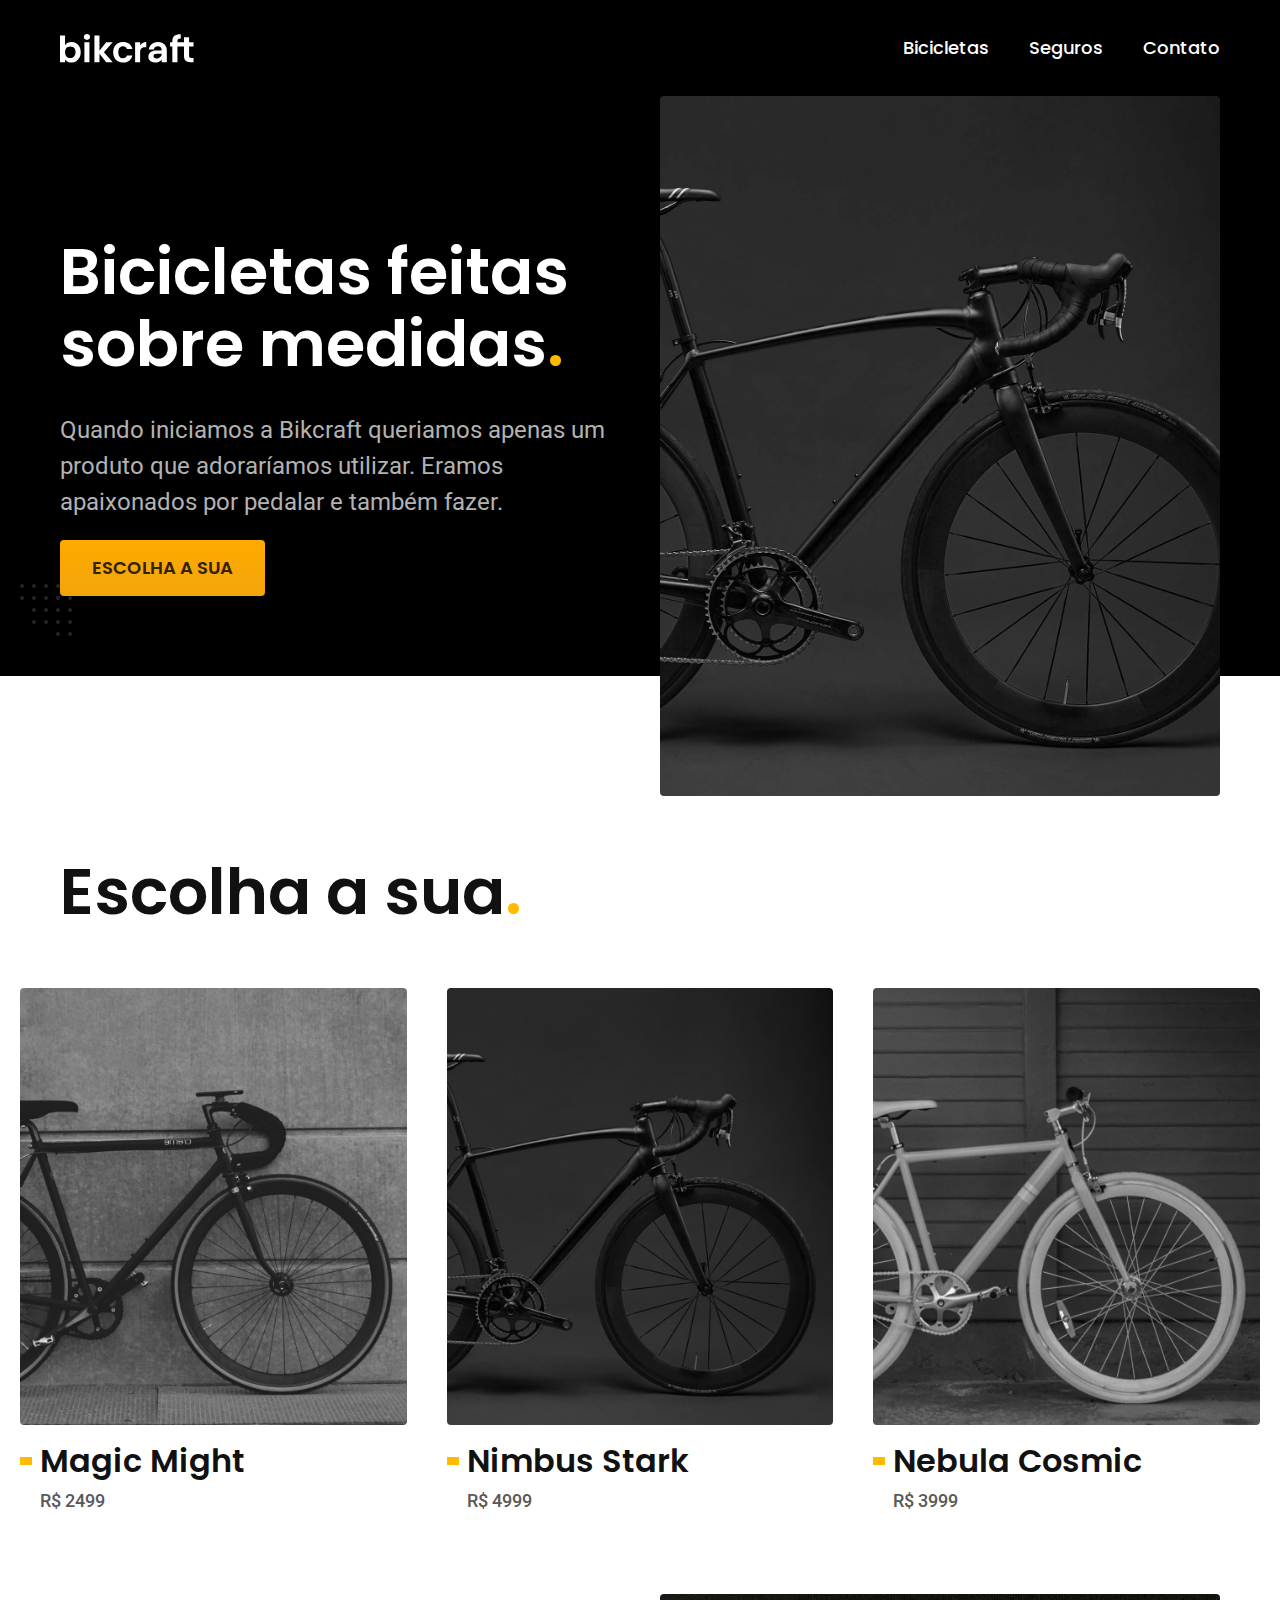
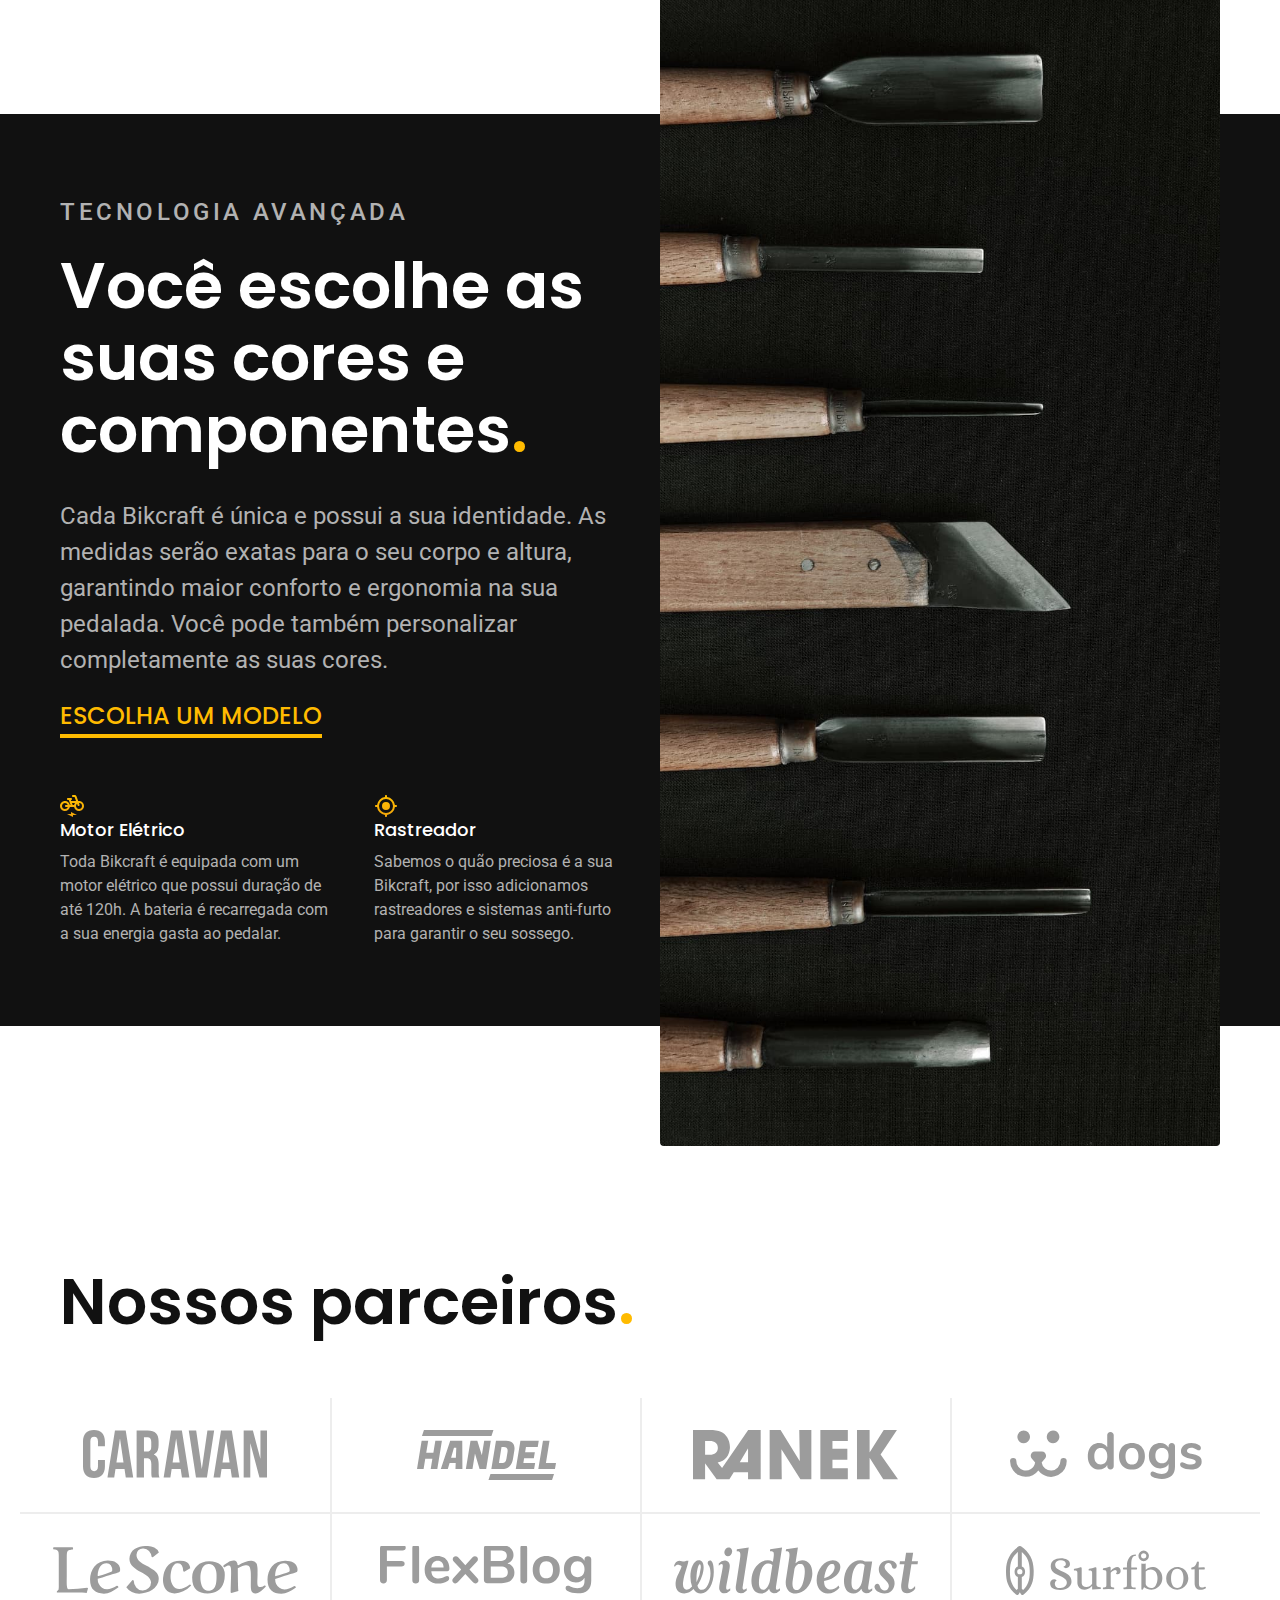
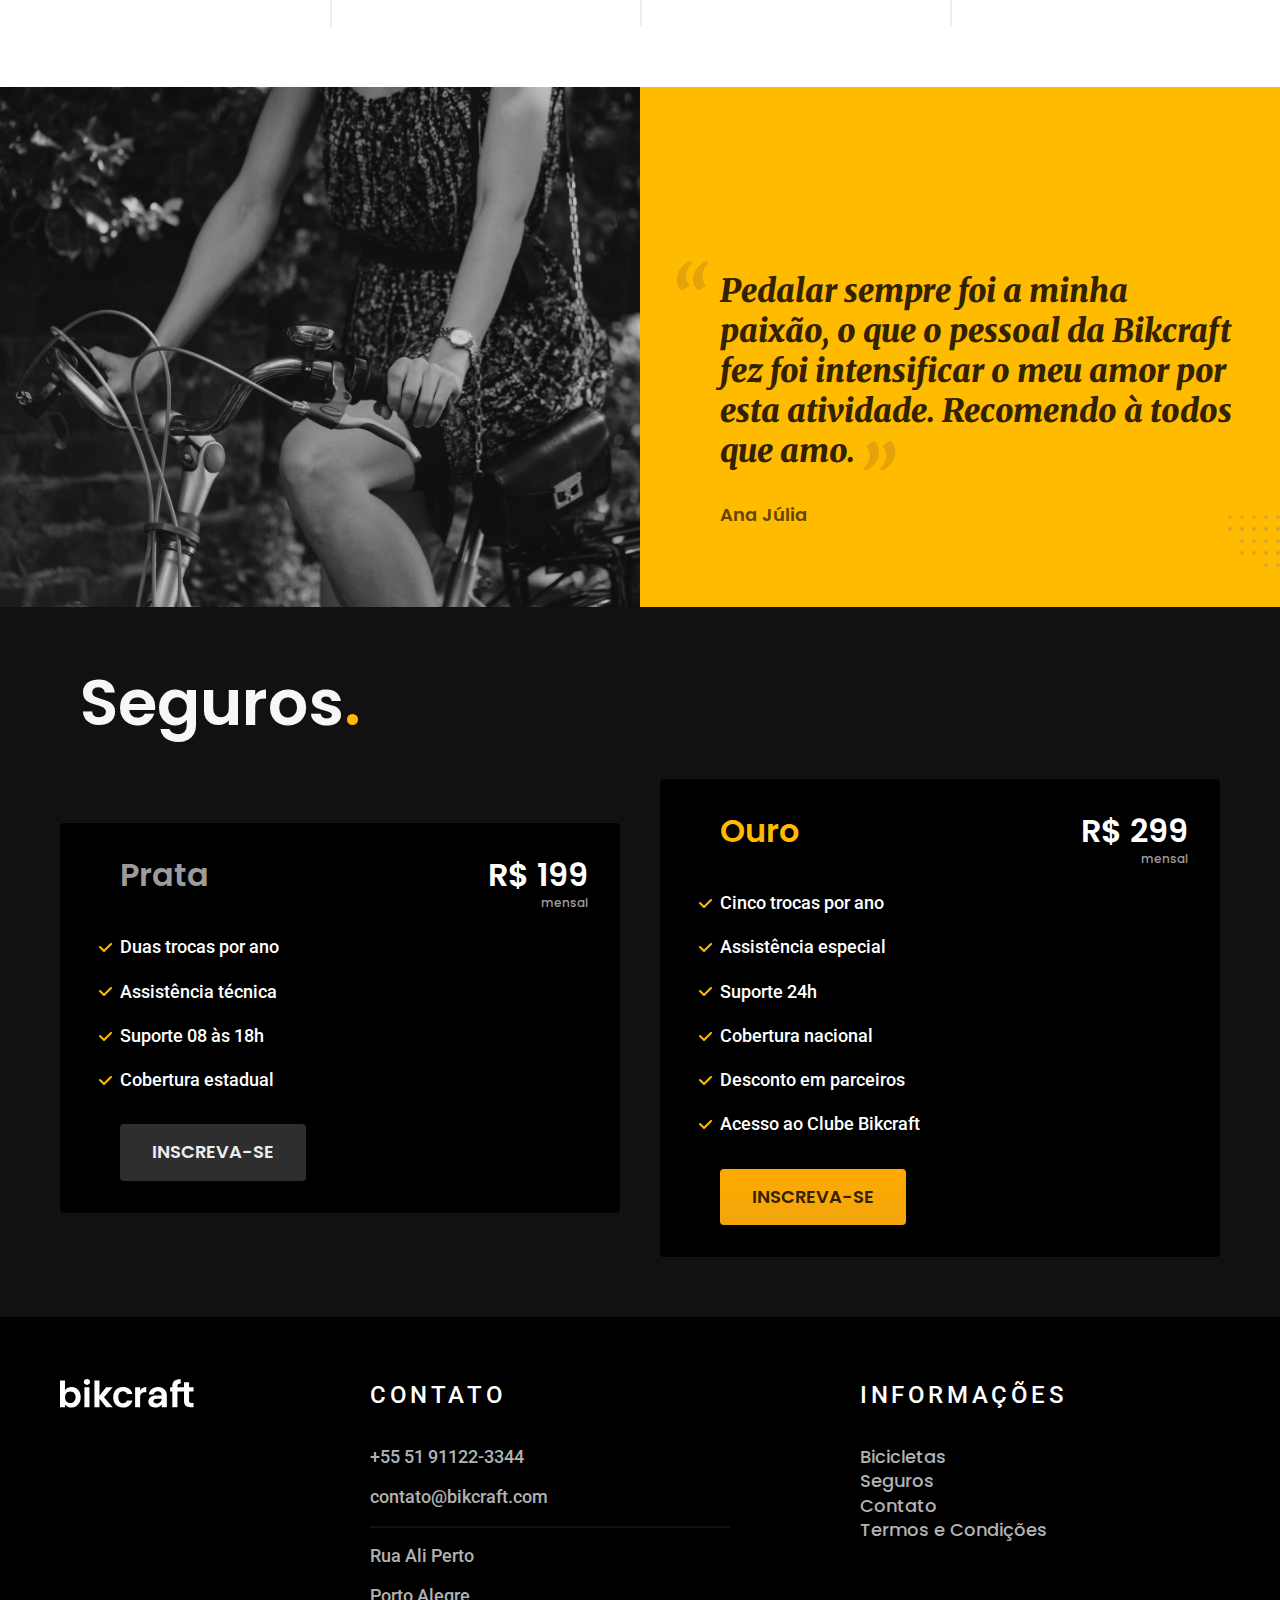
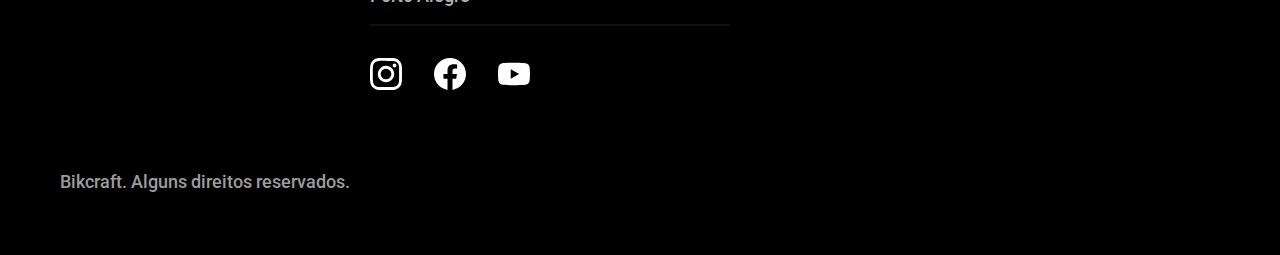
<file: index.html>
<!DOCTYPE html>
<html lang="pt-BR">

<head>
  <meta charset="UTF-8">
  <meta name="viewport" content="width=device-width, initial-scale=1.0">
  <title>Bikcraft - Bicicletas Elétricas</title>
  <meta name="description" content="Bicicletas elétricas de alta precisão e qualidade, feitas sob medida para você. Explore o mundo na sua velocidade com a Bikcraft.">
  <link rel="preload" href="/css/style.min.css" as="style">
  <link rel="stylesheet" href="/css/style.min.css">
  <link rel="preconnect" href="https://fonts.googleapis.com">
  <link rel="preconnect" href="https://fonts.gstatic.com" crossorigin>
  <link href="https://fonts.googleapis.com/css2?family=Merriweather:ital,wght@1,900&family=Poppins:wght@400;600&family=Roboto:wght@400;500&display=swap" rel="stylesheet">
  <link rel="shortcut icon" href="https://em-content.zobj.net/thumbs/120/facebook/355/bicycle_1f6b2.png" type="image/x-icon">
</head>

<body>
  <header class="header-bg">
    <div class="header container">
      <a href="#"><img src="/img/bikcraft.svg" alt="Bikcraft"></a>

      <nav aria-label="primaria">
        <ul class="header-menu cor-0 font-1-m">
          <li><a href="./bicicletas.html">Bicicletas</a></li>
          <li><a href="./seguros.html">Seguros</a></li>
          <li><a href="./contato.html">Contato</a></li>
        </ul>
      </nav>
    </div>
  </header>

  <main class="introducao-bg">
    <div class="introducao container">
      <div class="introducao-conteudo">
        <h1 data-anime="200" class="font-1-xxl cor-0">Bicicletas feitas sobre medidas<span class="cor-p1">.</span></h1>
        <p data-anime="400" class="font-2-l cor-5">
          Quando iniciamos a Bikcraft queriamos apenas um produto que adoraríamos utilizar. Eramos apaixonados por pedalar e também fazer.
        </p>
        <a data-anime="600" class="botao" href="./bicicletas.html">Escolha a sua</a>
      </div>
      <div data-anime="800" class="introducao-imagem">
        <img src="/img/fotos/introducao.jpg" alt="Bicicleta elétrica preta.">
      </div>
    </div>
  </main>

  <article class="bicicletas-lista">
    <h2 class="font-1-xxl container">Escolha a sua<span class="cor-p1">.</span></h2>

    <ul>
      <li>
        <a href="./bicicletas/magic.html">
          <img src="./img/bicicletas/magic-home.jpg" alt="Bicicleta preta">
          <h3 class="font-1-xl">Magic Might</h3>
          <span class="font-2-m cor-8">R$ 2499</span>
        </a>
      </li>
      <li>
        <a href="./bicicletas/nimbus.html">
          <img src="./img/bicicletas/nimbus-home.jpg" alt="Bicicleta preta">
          <h3 class="font-1-xl">Nimbus Stark</h3>
          <span class="font-2-m cor-8">R$ 4999</span>
        </a>
      </li>
      <li>
        <a href="./bicicletas/nebula.html">
          <img src="./img/bicicletas/nebula-home.jpg" alt="Bicicleta preta">
          <h3 class="font-1-xl">Nebula Cosmic</h3>
          <span class="font-2-m cor-8">R$ 3999</span>
        </a>
      </li>
    </ul>
  </article>

  <article class="tecnologia-bg">
    <div class="tecnologia container">
      <div class="tecnologia-conteudo">
        <span class="font-2-l-b cor-5">Tecnologia avançada</span>
        <h2 class="font-1-xxl cor-0">Você escolhe as suas cores e componentes<span class="cor-p1">.<span></h2>
        <p class="font-2-l cor-5">Cada Bikcraft é única e possui a sua identidade. As medidas serão exatas para o seu corpo e altura, garantindo maior conforto e ergonomia na sua pedalada. Você pode também personalizar completamente as suas cores.</p>
        <a class="link" href="./bicicletas.html">Escolha um modelo</a>

        <div class="tecnologia-vantagens">
          <div>
            <img src="./img/icones/eletrica.svg" alt="">
            <h3 class="font-1-m cor-0">Motor Elétrico</h3>
            <p class="font-2-s cor-5">Toda Bikcraft é equipada com um motor elétrico que possui duração de até 120h. A bateria é recarregada com a sua energia gasta ao pedalar.</p>
          </div>
          <div>
            <img src="./img/icones/rastreador.svg" alt="">
            <h3 class="font-1-m cor-0">Rastreador</h3>
            <p class="font-2-s cor-5">Sabemos o quão preciosa é a sua Bikcraft, por isso adicionamos rastreadores e sistemas anti-furto para garantir o seu sossego.</p>
          </div>
        </div>
      </div>

      <div class="tecnologia-imagem">
        <img src="./img/fotos/tecnologia.jpg" alt="">
      </div>
    </div>
  </article>

  <section class="parceiros" aria-label="Nossos parceiros">
    <h2 class="container font-1-xxl">Nossos parceiros<span class="cor-p1">.</span></h2>

    <ul>
      <li><img src="./img/parceiros/caravan.svg" alt="Caravan"></li>
      <li><img src="./img/parceiros/handel.svg" alt="Handel"></li>
      <li><img src="./img/parceiros/ranek.svg" alt="Ranek"></li>
      <li><img src="./img/parceiros/dogs.svg" alt="Dogs"></li>
      <li><img src="./img/parceiros/lescone.svg" alt="Le Scone"></li>
      <li><img src="./img/parceiros/flexblog.svg" alt="Flex Blog"></li>
      <li><img src="./img/parceiros/wildbeast.svg" alt="WildBeast"></li>
      <li><img src="./img/parceiros/surfbot.svg" alt="Surfbot"></li>
    </ul>
  </section>

  <section class="depoimento" aria-label="Depoimento">
    <div>
      <img src="./img/fotos/depoimento.jpg" alt="Pessoa pedalando em uma bicicleta Bikcraft">
    </div>

    <div class="depoimento-conteudo">
      <blockquote class="font-1-xl cor-p5">
        <p>Pedalar sempre foi a minha paixão, o que o pessoal da Bikcraft fez foi intensificar o meu amor por esta atividade. Recomendo à todos que amo.</p>
      </blockquote>
      <span class="font-1-m-b cor-p4">Ana Júlia</span>
    </div>
  </section>

  <article class="seguros-bg">
    <div class="seguros container">
      <h2 class="container cor-1 font-1-xxl">Seguros<span class="cor-p1">.</span></h2>

      <div class="seguros-item">
        <h3 class="font-1-xl cor-6">Prata</h3>

        <span class="font-1-xl cor-0">R$ 199 <span class="font-1-xs cor-6">mensal</span></span>

        <ul class="font-2-m cor-0">
          <li>Duas trocas por ano</li>
          <li>Assistência técnica</li>
          <li>Suporte 08 às 18h</li>
          <li>Cobertura estadual</li>
        </ul>

        <a href="./orcamento.html" class="botao secundario">Inscreva-se</a>
      </div>

      <div class="seguros-item">
        <h3 class="font-1-xl cor-p1">Ouro</h3>

        <span class="font-1-xl cor-0">R$ 299 <span class="font-1-xs cor-6">mensal</span></span>

        <ul class="font-2-m cor-0">
          <li>Cinco trocas por ano</li>
          <li>Assistência especial</li>
          <li>Suporte 24h</li>
          <li>Cobertura nacional</li>
          <li>Desconto em parceiros</li>
          <li>Acesso ao Clube Bikcraft</li>
        </ul>

        <a href="./orcamento.html" class="botao">Inscreva-se</a>
      </div>
    </div>
  </article>

  <footer class="footer-bg">
    <div class="footer container">
      <img src="./img/bikcraft.svg" alt="Bikcraft">

      <div class="footer-contato">
        <h3 class="font-2-l-b cor-0">Contato</h3>
        <ul class="cor-5 font-2-m">
          <li><a href="tel:+5551911223344">+55 51 91122-3344</a></li>
          <li><a href="mailto:contato@bikcraft.com">contato@bikcraft.com</a></li>
          <li><a href="">Rua Ali Perto</a></li>
          <li><a href="">Porto Alegre</a></li>
        </ul>
        <div class="footer-redes">
          <a href="./"><img src="./img/redes/instagram.svg" alt="Instagram"></a>
          <a href="./"><img src="./img/redes/facebook.svg" alt="Facebook"></a>
          <a href="./"><img src="./img/redes/youtube.svg" alt="Youtube"></a>
        </div>
      </div>

      <div class="footer-informacoes">
        <h3 class="font-2-l-b cor-0">Informações</h3>

        <nav>
          <ul class="font-1-m cor-5">
            <li><a href="./bicicletas.html">Bicicletas</a></li>
            <li><a href="./seguros.html">Seguros</a></li>
            <li><a href="./contato.html">Contato</a></li>
            <li><a href="./termos.html">Termos e Condições</a></li>
          </ul>
        </nav>
      </div>
      <p class="footer-copy font-2-m cor-6">Bikcraft. Alguns direitos reservados.</p>
    </div>
  </footer>

  <script src="./script/plugins/simple-anime.js"></script>
  <script src="./script/script.js"></script>
</body>

</html>
</file>
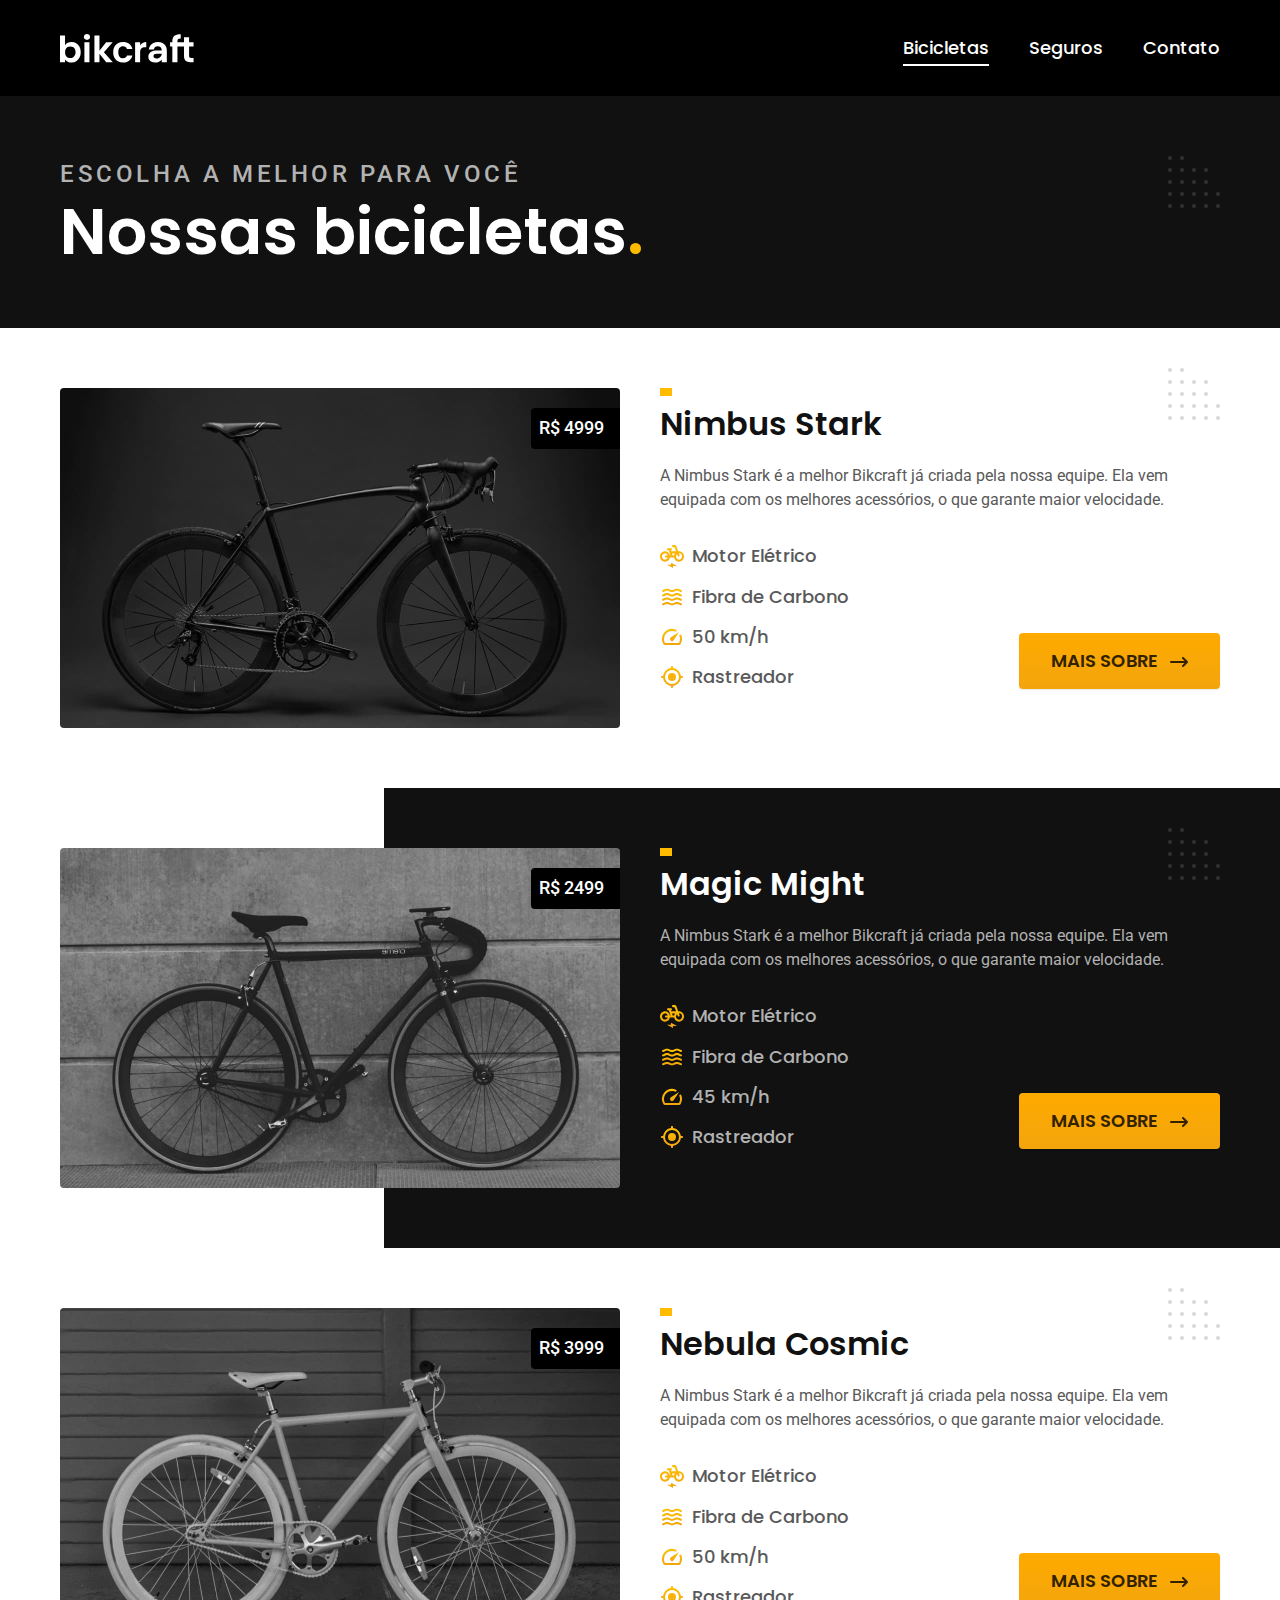
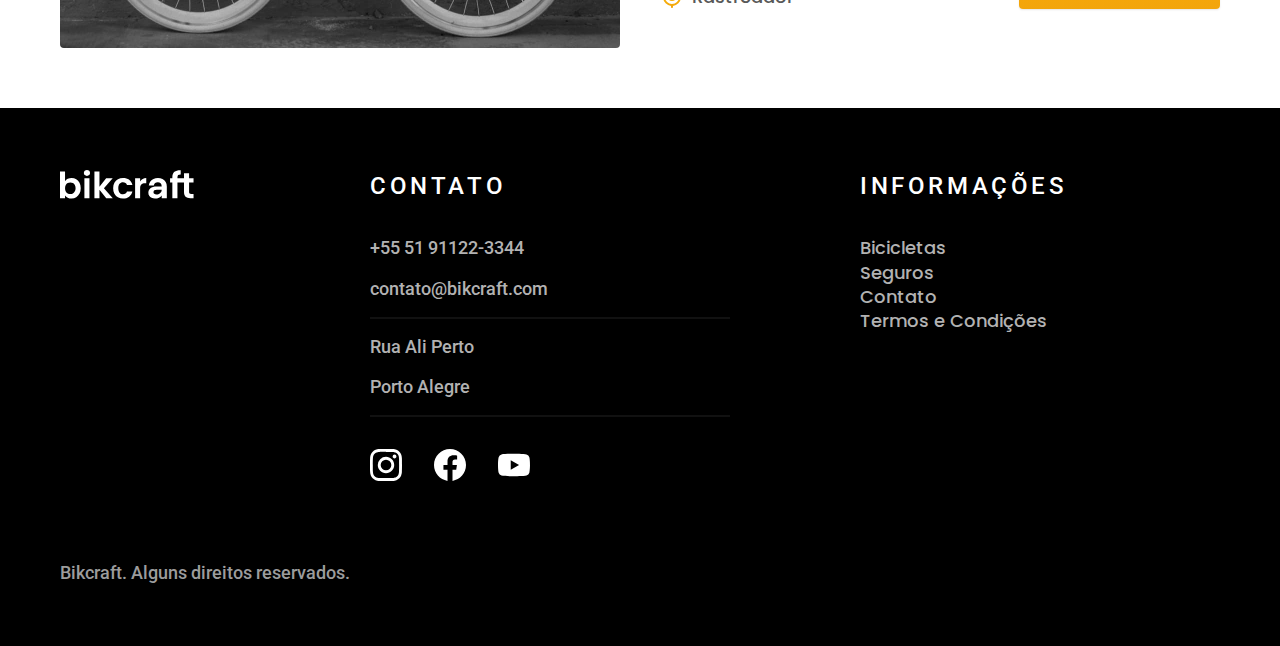
<file: bicicletas.html>
<!DOCTYPE html>
<html lang="en">

<head>
  <meta charset="UTF-8">
  <meta name="viewport" content="width=device-width, initial-scale=1.0">
  <title>Bicicletas - Bikcraft</title>
  <meta name="description" content="Termos e Condições.">
  <link rel="preload" href="/css/style.min.css" as="style">
  <link rel="stylesheet" href="/css/style.min.css">
  <link rel="preconnect" href="https://fonts.googleapis.com">
  <link rel="preconnect" href="https://fonts.gstatic.com" crossorigin>
  <link href="https://fonts.googleapis.com/css2?family=Merriweather:ital,wght@1,900&family=Poppins:wght@400;600&family=Roboto:wght@400;500&display=swap" rel="stylesheet">
  <link rel="shortcut icon" href="https://em-content.zobj.net/thumbs/120/facebook/355/bicycle_1f6b2.png" type="image/x-icon">
</head>

<body id="bicicletas">
  <header class="header-bg">
    <div class="header container">
      <a href="#"><img src="/img/bikcraft.svg" alt="Bikcraft"></a>

      <nav aria-label="primaria">
        <ul class="header-menu cor-0 font-1-m">
          <li><a href="./bicicletas.html">Bicicletas</a></li>
          <li><a href="./seguros.html">Seguros</a></li>
          <li><a href="./contato.html">Contato</a></li>
        </ul>
      </nav>
    </div>
  </header>

  <main>
    <div class="titulo-bg">
      <div class="titulo container">
        <p class="font-2-l-b cor-5">Escolha a melhor para você</p>
        <h1 class="font-1-xxl cor-0">Nossas bicicletas<span class="cor-p1">.</span></h1>
      </div>
    </div>

    <div>
      <div class="bicicletas container">
        <div class="bicicletas-imagem">
          <img src="./img/bicicletas/nimbus.jpg" alt="Bicicleta preta" />
          <span class="font-2-m cor-0">R$ 4999</span>
        </div>
        <div class=" bicicletas-conteudo">
          <h2 class="font-1-xl">Nimbus Stark</h2>
          <p class="font-2-s cor-8">A Nimbus Stark é a melhor Bikcraft já criada pela nossa equipe. Ela vem equipada com os melhores acessórios, o que garante maior velocidade.</p>

          <ul class="font-1-m cor-8">
            <li>
              <img src="./img/icones/eletrica.svg" alt="">
              Motor Elétrico
            </li>
            <li>
              <img src="./img/icones/carbono.svg" alt="">
              Fibra de Carbono
            </li>
            <li>
              <img src="./img/icones/velocidade.svg" alt="">
              50 km/h
            </li>
            <li>
              <img src="./img/icones/rastreador.svg" alt="">
              Rastreador
            </li>
          </ul>
          <a href="./bicicletas/nimbus.html" class="botao seta">Mais sobre</a>
        </div>
      </div>
    </div>

    <div class="bicicletas-bg">
      <div class="bicicletas container">
        <div class="bicicletas-imagem">
          <img src="./img/bicicletas/magic.jpg" alt="Bicicleta preta" />
          <span class="font-2-m cor-0">R$ 2499</span>
        </div>
        <div class=" bicicletas-conteudo">
          <h2 class="font-1-xl cor-0">Magic Might</h2>
          <p class="font-2-s cor-5">A Nimbus Stark é a melhor Bikcraft já criada pela nossa equipe. Ela vem equipada com os melhores acessórios, o que garante maior velocidade.</p>

          <ul class="font-1-m cor-5">
            <li>
              <img src="./img/icones/eletrica.svg" alt="">
              Motor Elétrico
            </li>
            <li>
              <img src="./img/icones/carbono.svg" alt="">
              Fibra de Carbono
            </li>
            <li>
              <img src="./img/icones/velocidade.svg" alt="">
              45 km/h
            </li>
            <li>
              <img src="./img/icones/rastreador.svg" alt="">
              Rastreador
            </li>
          </ul>
          <a href="./bicicletas/magic.html" class="botao seta">Mais sobre</a>
        </div>
      </div>
    </div>

    <div>
      <div class="bicicletas container">
        <div class="bicicletas-imagem">
          <img src="./img/bicicletas/nebula.jpg" alt="Bicicleta preta" />
          <span class="font-2-m cor-0">R$ 3999</span>
        </div>
        <div class=" bicicletas-conteudo">
          <h2 class="font-1-xl">Nebula Cosmic</h2>
          <p class="font-2-s cor-8">A Nimbus Stark é a melhor Bikcraft já criada pela nossa equipe. Ela vem equipada com os melhores acessórios, o que garante maior velocidade.</p>

          <ul class="font-1-m cor-8">
            <li>
              <img src="./img/icones/eletrica.svg" alt="">
              Motor Elétrico
            </li>
            <li>
              <img src="./img/icones/carbono.svg" alt="">
              Fibra de Carbono
            </li>
            <li>
              <img src="./img/icones/velocidade.svg" alt="">
              50 km/h
            </li>
            <li>
              <img src="./img/icones/rastreador.svg" alt="">
              Rastreador
            </li>
          </ul>
          <a href="./bicicletas/nebula.html" class="botao seta">Mais sobre</a>
        </div>
      </div>
    </div>
  </main>

  <footer class="footer-bg">
    <div class="footer container">
      <img src="./img/bikcraft.svg" alt="Bikcraft">

      <div class="footer-contato">
        <h3 class="font-2-l-b cor-0">Contato</h3>
        <ul class="cor-5 font-2-m">
          <li><a href="tel:+5551911223344">+55 51 91122-3344</a></li>
          <li><a href="mailto:contato@bikcraft.com">contato@bikcraft.com</a></li>
          <li><a href="">Rua Ali Perto</a></li>
          <li><a href="">Porto Alegre</a></li>
        </ul>
        <div class="footer-redes">
          <a href="./"><img src="./img/redes/instagram.svg" alt="Instagram"></a>
          <a href="./"><img src="./img/redes/facebook.svg" alt="Facebook"></a>
          <a href="./"><img src="./img/redes/youtube.svg" alt="Youtube"></a>
        </div>
      </div>

      <div class="footer-informacoes">
        <h3 class="font-2-l-b cor-0">Informações</h3>

        <nav>
          <ul class="font-1-m cor-5">
            <li><a href="./bicicletas.html">Bicicletas</a></li>
            <li><a href="./seguros.html">Seguros</a></li>
            <li><a href="./contato.html">Contato</a></li>
            <li><a href="./termos.html">Termos e Condições</a></li>
          </ul>
        </nav>
      </div>
      <p class="footer-copy font-2-m cor-6">Bikcraft. Alguns direitos reservados.</p>
    </div>
  </footer>
  <script src="./script/script.js"></script>
</body>

</html>
</file>
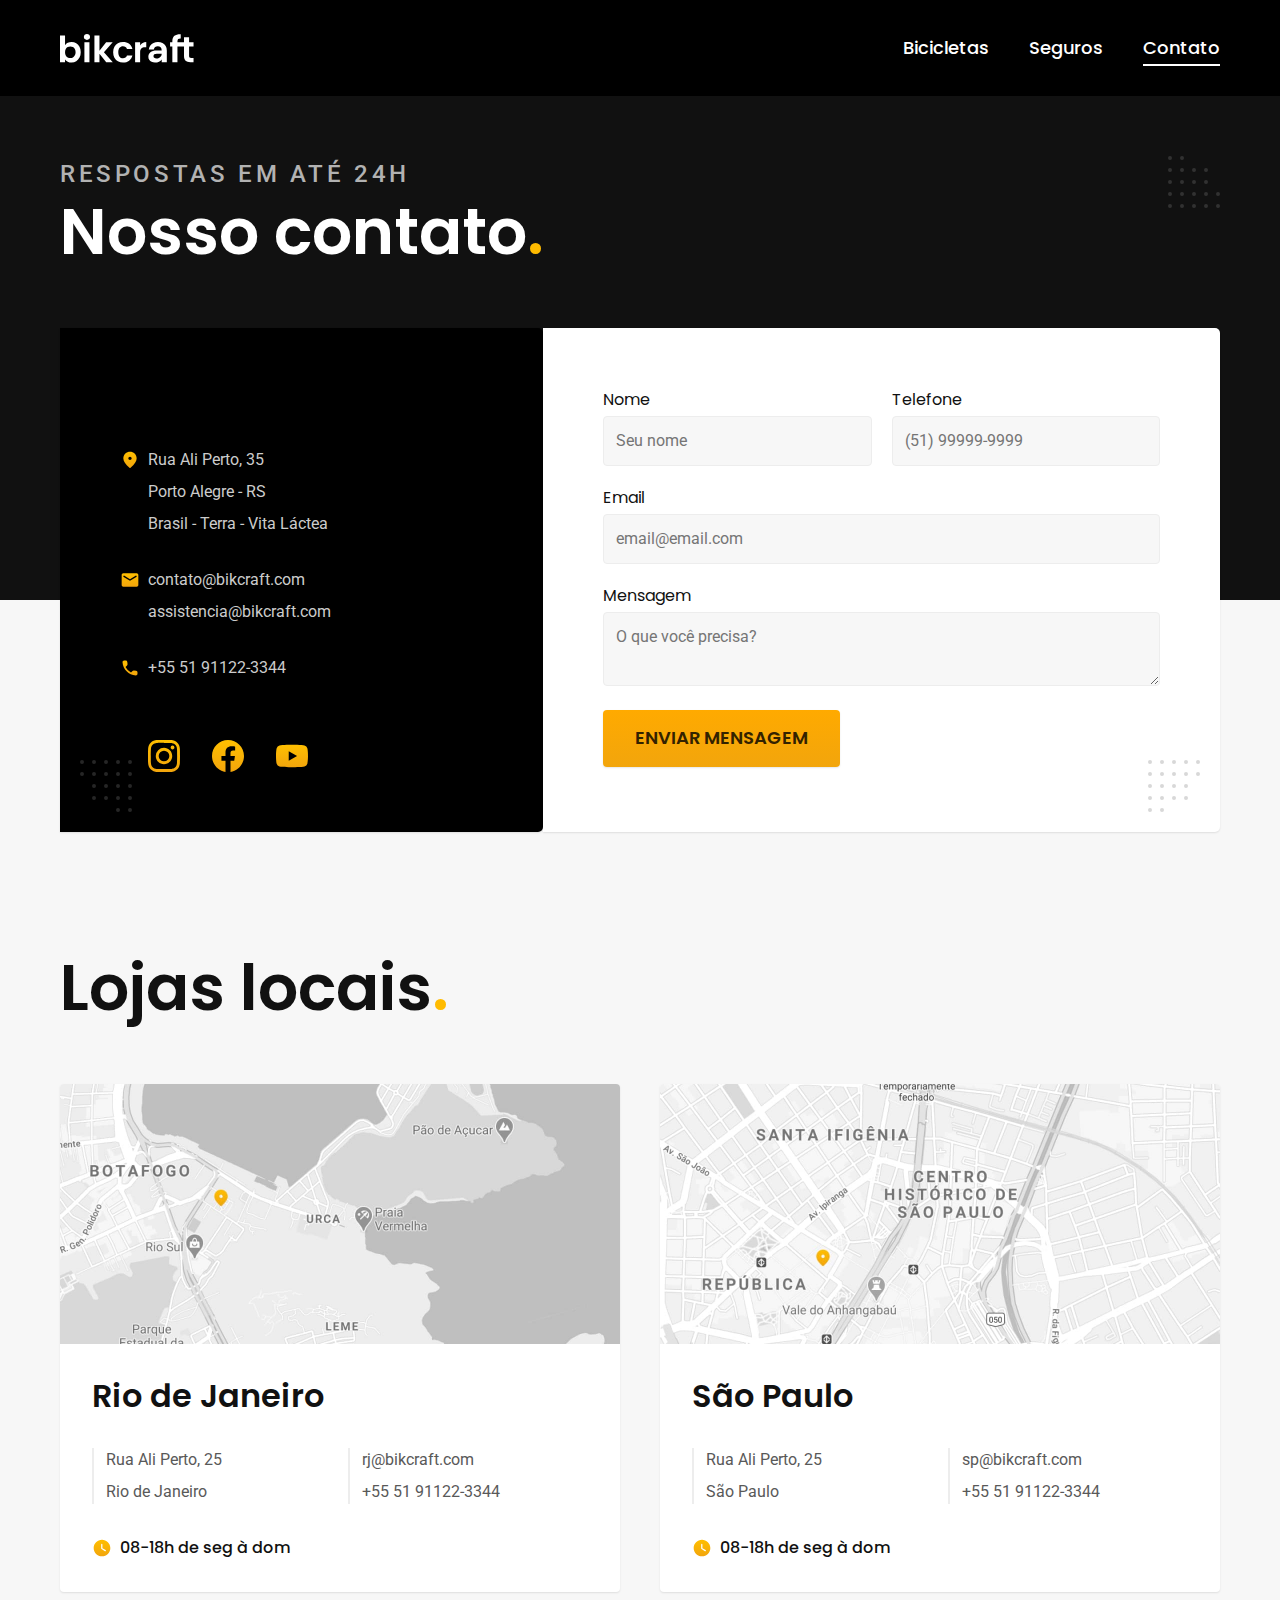
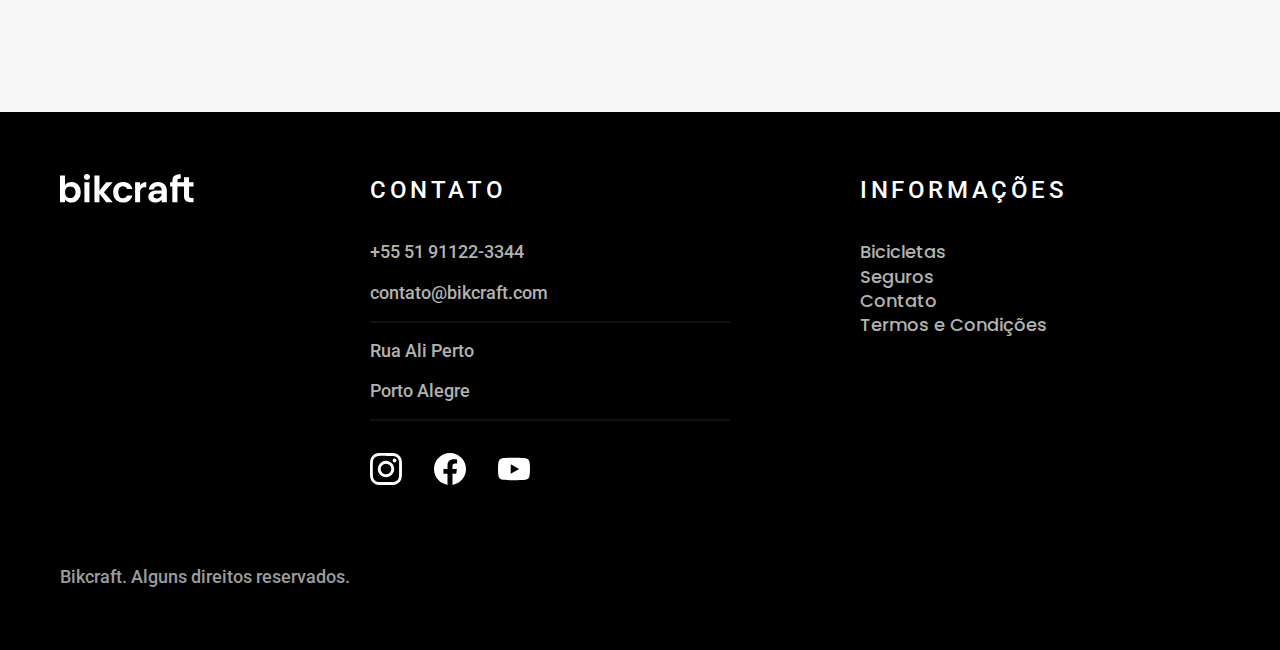
<file: contato.html>
<!DOCTYPE html>
<html lang="en">

<head>
  <meta charset="UTF-8">
  <meta name="viewport" content="width=device-width, initial-scale=1.0">
  <title>Contato - Bikcraft</title>
  <meta name="description" content="Termos e Condições.">
  <link rel="preload" href="/css/style.min.css" as="style">
  <link rel="stylesheet" href="/css/style.min.css">
  <link rel="preconnect" href="https://fonts.googleapis.com">
  <link rel="preconnect" href="https://fonts.gstatic.com" crossorigin>
  <link href="https://fonts.googleapis.com/css2?family=Merriweather:ital,wght@1,900&family=Poppins:wght@400;600&family=Roboto:wght@400;500&display=swap" rel="stylesheet">
  <link rel="shortcut icon" href="https://em-content.zobj.net/thumbs/120/facebook/355/bicycle_1f6b2.png" type="image/x-icon">
</head>

<body id="contato">
  <header class="header-bg">
    <div class="header container">
      <a href="#"><img src="/img/bikcraft.svg" alt="Bikcraft"></a>

      <nav aria-label="primaria">
        <ul class="header-menu cor-0 font-1-m">
          <li><a href="./bicicletas.html">Bicicletas</a></li>
          <li><a href="./seguros.html">Seguros</a></li>
          <li><a href="./contato.html">Contato</a></li>
        </ul>
      </nav>
    </div>
  </header>

  <main>
    <div class="titulo-bg">
      <div class="titulo container">
        <p class="font-2-l-b cor-5">Respostas em até 24h</p>
        <h1 class="font-1-xxl cor-0">Nosso contato<span class="cor-p1">.</span></h1>
      </div>
    </div>

    <div class="contato container">
      <section class="contato-dados" aria-label="Endereço">
        <h2 class="font-1-m cor-0"></h2>
        <div class="contato-endereco font-2-s cor-4">
          <p>Rua Ali Perto, 35</p>
          <p>Porto Alegre - RS</p>
          <p>Brasil - Terra - Vita Láctea</p>
        </div>
        <address class="contato-meios font-2-s cor-4">
          <a href="mailto:contato@bikcraft.com">contato@bikcraft.com</a>
          <a href="mailto:assistencia@bikcraft.com">assistencia@bikcraft.com</a>
          <a href="tel:+5551911223344">+55 51 91122-3344</a>
        </address>
        <div class="contato-redes">
          <a href="./"><img src="./img/redes/instagram-p.svg" alt=""></a>
          <a href="./"><img src="./img/redes/facebook-p.svg" alt=""></a>
          <a href="./"><img src="./img/redes/youtube-p.svg" alt=""></a>
        </div>
      </section>
      <section class="contato-formulario" aria-label="Formulário">
        <form class="form" action="./contato.html">
          <div>
            <label for="nome">Nome</label>
            <input type="text" name="nome" id="nome" placeholder="Seu nome">
          </div>
          <div>
            <label for="nome">Telefone</label>
            <input type="text" name="nome" id="nome" placeholder="(51) 99999-9999">
          </div>
          <div class="col-2">
            <label for="nome">Email</label>
            <input type="email" name="nome" id="nome" placeholder="email@email.com">
          </div>
          <div class="col-2">
            <label for="nome">Mensagem</label>
            <textarea name="nome" id="nome" placeholder="O que você precisa?"></textarea>
          </div>
          <button class="col-2 botao">Enviar Mensagem</button>
        </form>
      </section>
    </div>
  </main>

  <article class="lojas container">
    <h2 class="font-1-xxl">Lojas locais<span class="cor-p1">.</span></h2>

    <div class="lojas-item">
      <img src="./img/lojas/rj.jpg" alt="Mapa marcando o endereço da loja do Rio de Janeiro">
      <div class="lojas-conteudo">
        <h3 class="font-1-xl">Rio de Janeiro</h3>
        <div class="lojas-dados font-2-s cor-8">
          <p>Rua Ali Perto, 25</p>
          <p>Rio de Janeiro</p>
        </div>
        <div class="lojas-dados font-2-s cor-8">
          <a href="mailto:rj@bikcraft.com">rj@bikcraft.com</a>
          <a href="tel:+5551911223344">+55 51 91122-3344</a>
        </div>
        <p class="lojas-tempo font-1-s"><img src="./img/icones/horario.svg" alt=""> 08-18h de seg à dom</p>
      </div>
    </div>

    <div class="lojas-item">
      <img src="./img/lojas/sp.jpg" alt="Mapa marcando o endereço da loja do São Paulo">
      <div class="lojas-conteudo">
        <h3 class="font-1-xl">São Paulo</h3>
        <div class="lojas-dados font-2-s cor-8">
          <p>Rua Ali Perto, 25</p>
          <p>São Paulo</p>
        </div>
        <div class="lojas-dados font-2-s cor-8">
          <a href="mailto:sp@bikcraft.com">sp@bikcraft.com</a>
          <a href="tel:+5551911223344">+55 51 91122-3344</a>
        </div>
        <p class="lojas-tempo font-1-s"><img src="./img/icones/horario.svg" alt=""> 08-18h de seg à dom</p>
      </div>
    </div>
  </article>



  <footer class="footer-bg">
    <div class="footer container">
      <img src="./img/bikcraft.svg" alt="Bikcraft">

      <div class="footer-contato">
        <h3 class="font-2-l-b cor-0">Contato</h3>
        <ul class="cor-5 font-2-m">
          <li><a href="tel:+5551911223344">+55 51 91122-3344</a></li>
          <li><a href="mailto:contato@bikcraft.com">contato@bikcraft.com</a></li>
          <li><a href="">Rua Ali Perto</a></li>
          <li><a href="">Porto Alegre</a></li>
        </ul>
        <div class="footer-redes">
          <a href="./"><img src="./img/redes/instagram.svg" alt="Instagram"></a>
          <a href="./"><img src="./img/redes/facebook.svg" alt="Facebook"></a>
          <a href="./"><img src="./img/redes/youtube.svg" alt="Youtube"></a>
        </div>
      </div>

      <div class="footer-informacoes">
        <h3 class="font-2-l-b cor-0">Informações</h3>

        <nav>
          <ul class="font-1-m cor-5">
            <li><a href="./bicicletas.html">Bicicletas</a></li>
            <li><a href="./seguros.html">Seguros</a></li>
            <li><a href="./contato.html">Contato</a></li>
            <li><a href="./termos.html">Termos e Condições</a></li>
          </ul>
        </nav>
      </div>
      <p class="footer-copy font-2-m cor-6">Bikcraft. Alguns direitos reservados.</p>
    </div>
  </footer>
  <script src="./script/script.js"></script>
</body>

</html>
</file>
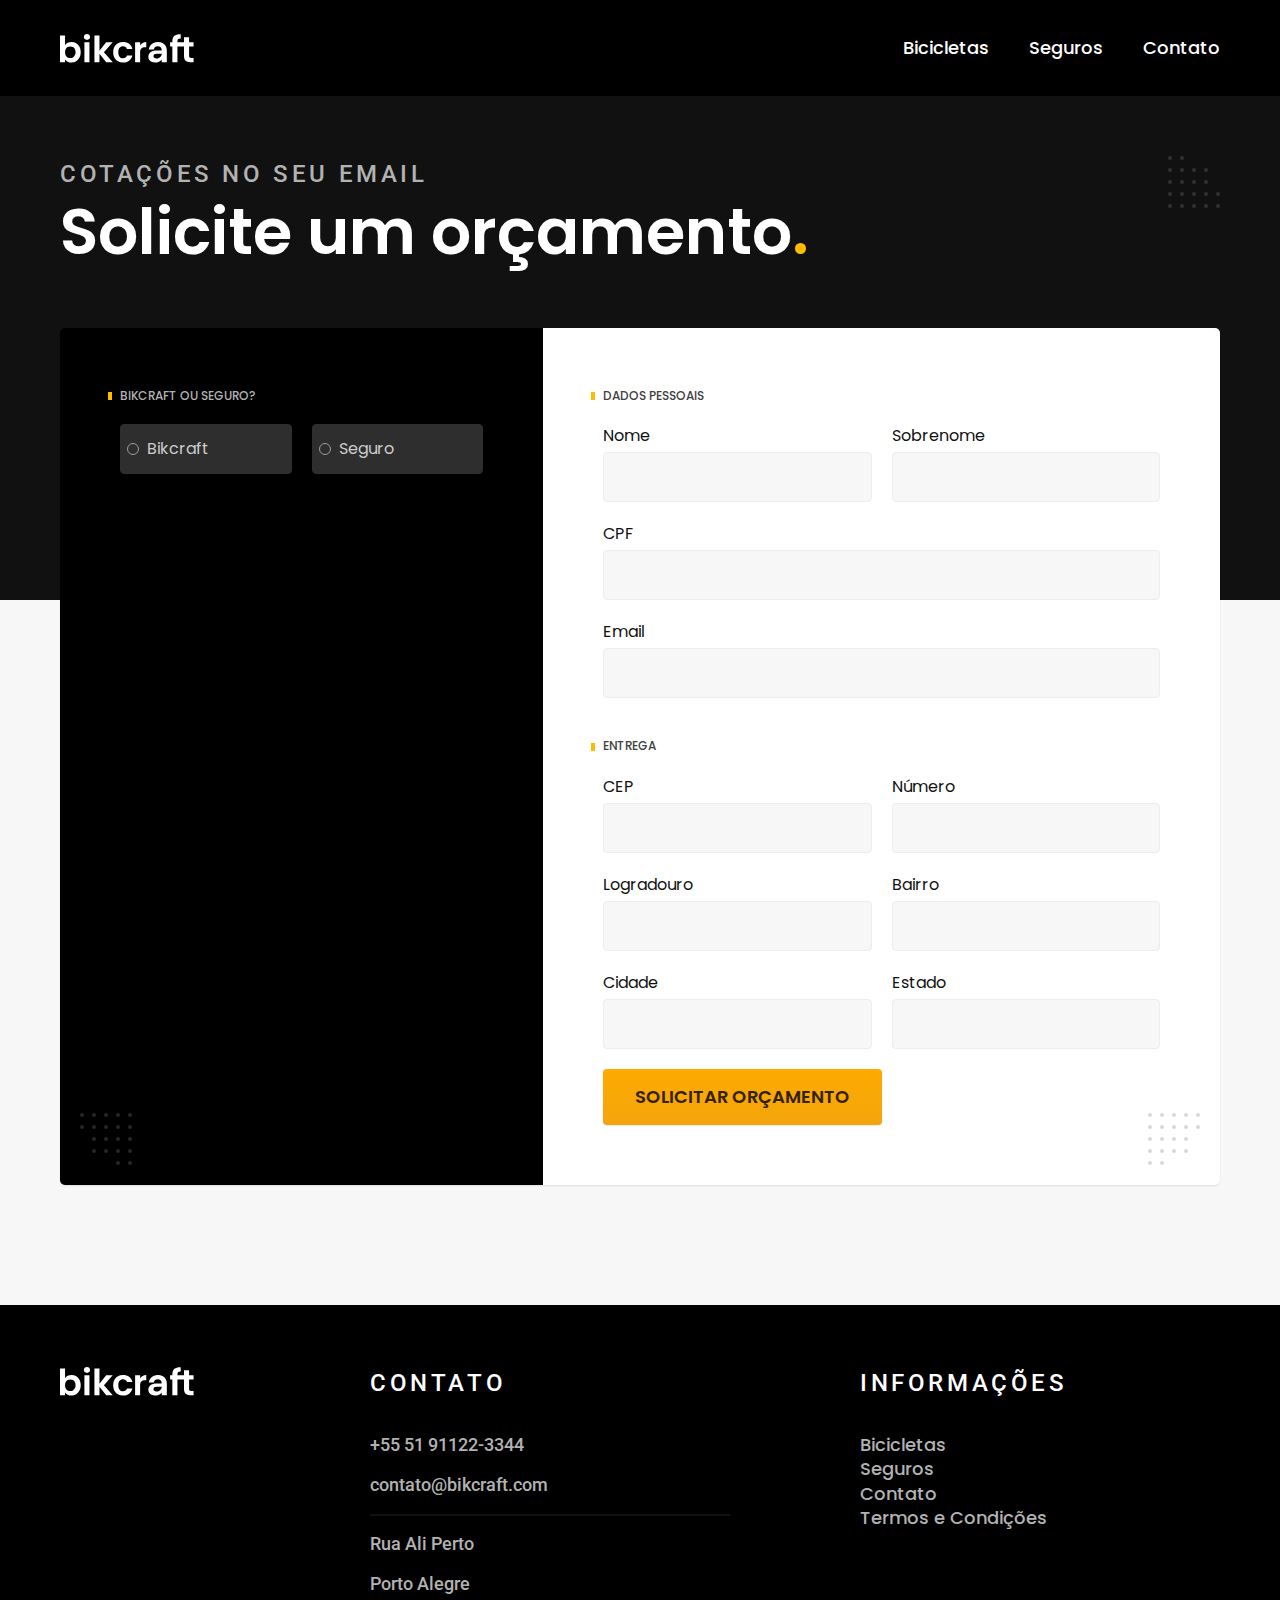
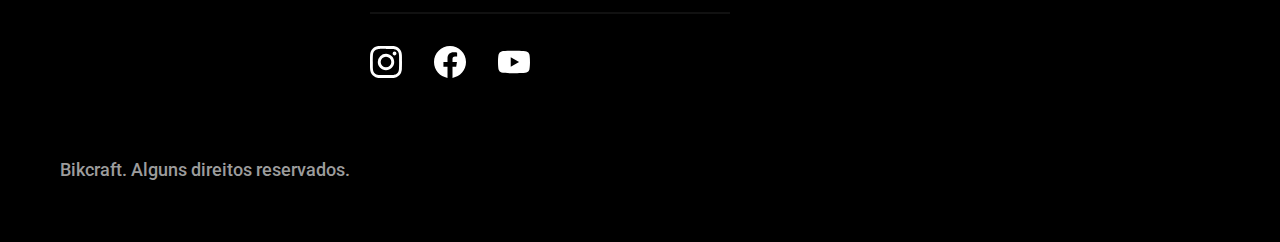
<file: orcamento.html>
<!DOCTYPE html>
<html lang="en">

<head>
  <meta charset="UTF-8">
  <meta name="viewport" content="width=device-width, initial-scale=1.0">
  <title>Orçamento - Bikcraft</title>
  <meta name="description" content="Orçamento.">
  <link rel="preload" href="/css/style.min.css" as="style">
  <link rel="stylesheet" href="/css/style.min.css">
  <link rel="preconnect" href="https://fonts.googleapis.com">
  <link rel="preconnect" href="https://fonts.gstatic.com" crossorigin>
  <link href="https://fonts.googleapis.com/css2?family=Merriweather:ital,wght@1,900&family=Poppins:wght@400;600&family=Roboto:wght@400;500&display=swap" rel="stylesheet">
  <link rel="shortcut icon" href="https://em-content.zobj.net/thumbs/120/facebook/355/bicycle_1f6b2.png" type="image/x-icon">
</head>

<body id="orcamento">
  <header class="header-bg">
    <div class="header container">
      <a href="#"><img src="/img/bikcraft.svg" alt="Bikcraft"></a>

      <nav aria-label="primaria">
        <ul class="header-menu cor-0 font-1-m">
          <li><a href="./bicicletas.html">Bicicletas</a></li>
          <li><a href="./seguros.html">Seguros</a></li>
          <li><a href="./contato.html">Contato</a></li>
        </ul>
      </nav>
    </div>
  </header>

  <main>
    <div class="titulo-bg">
      <div class="titulo container">
        <p class="font-2-l-b cor-5">Cotações no seu email</p>
        <h1 class="font-1-xxl cor-0">Solicite um orçamento<span class="cor-p1">.</span></h1>
      </div>
    </div>

    <form action="./" class="orcamento container">
      <div class="orcamento-produto">
        <h2 class="font-1-xs cor-5">Bikcraft ou Seguro?</h2>

        <input type="radio" name="tipo" id="bikcraft" value="bikcraft">
        <label for="bikcraft">Bikcraft</label>

        <input type="radio" name="tipo" id="seguro" value="seguro">
        <label for="seguro">Seguro</label>

        <div class="orcamento-conteudo" id="orcamento-bikcraft">
          <h2 class="font-1-xs cor-5">Escolha a sua</h2>

          <input type="radio" name="produto" id="nimbus" value="nimbus">
          <label for="nimbus">Nimbus Stark <span>R$ 4999</span></label>
          <div class="orcamento-detalhes">
            <ul class="font-1-xs cor-8">
              <li><img src="./img/icones/eletrica.svg" alt="">Motor Elétrico</li>
              <li><img src="./img/icones/carbono.svg" alt="">Fibra de Carbono</li>
              <li><img src="./img/icones/velocidade.svg" alt="">50 km/h</li>
              <li><img src="./img/icones/rastreador.svg" alt="">Rastreador</li>
            </ul>
            <img src="./img/bicicletas/nimbus.jpg" alt="Bicicleta preta">
          </div>

          <input type="radio" name="produto" id="magic" value="magic">
          <label for="magic">Magic Might <span>R$ 2499</span></label>
          <div class="orcamento-detalhes">
            <ul class="font-1-xs cor-8">
              <li><img src="./img/icones/eletrica.svg" alt="">Motor Elétrico</li>
              <li><img src="./img/icones/carbono.svg" alt="">Fibra de Carbono</li>
              <li><img src="./img/icones/velocidade.svg" alt="">45 km/h</li>
              <li><img src="./img/icones/rastreador.svg" alt="">Rastreador</li>
            </ul>
            <img src="./img/bicicletas/magic.jpg" alt="Bicicleta preta">
          </div>

          <input type="radio" name="produto" id="nebula" value="nebula">
          <label for="nebula">Nebula Cosmic <span>R$ 3999</span></label>
          <div class="orcamento-detalhes">
            <ul class="font-1-xs cor-8">
              <li><img src="./img/icones/eletrica.svg" alt="">Motor Elétrico</li>
              <li><img src="./img/icones/carbono.svg" alt="">Fibra de Carbono</li>
              <li><img src="./img/icones/velocidade.svg" alt="">40 km/h</li>
              <li><img src="./img/icones/rastreador.svg" alt="">Rastreador</li>
            </ul>
            <img src="./img/bicicletas/nebula.jpg" alt="Bicicleta branca">
          </div>
        </div>

        <div class="orcamento-conteudo" id="orcamento-seguro">
          <h2 class="font-1-xs cor-5">Escolha o plano</h2>

          <input type="radio" name="produto" id="prata" value="prata">
          <label for="prata">Prata <span>R$ 199</span></label>

          <input type="radio" name="produto" id="ouro" value="ouro">
          <label for="ouro">Ouro <span>R$ 299</span></label>

        </div>
      </div>
      <div class="orcamento-dados form">
        <h2 class="font-1-xs cor-9 col-2">Dados pessoais</h2>
        <div>
          <label for="nome">Nome</label>
          <input type="text" name="nome" id="nome">
        </div>

        <div>
          <label for="sobrenome">Sobrenome</label>
          <input type="text" name="sobrenome" id="sobrenome">
        </div>

        <div class="col-2">
          <label for="cpf">CPF</label>
          <input type="text" name="cpf" id="cpf">
        </div>

        <div class="col-2">
          <label for="email">Email</label>
          <input type="email" name="email" id="email">
        </div>

        <h2 class="font-1-xs cor-9 col-2">Entrega</h2>
        <div>
          <label for="cep">CEP</label>
          <input type="text" name="cep" id="cep">
        </div>

        <div>
          <label for="numero">Número</label>
          <input type="text" name="numero" id="numero">
        </div>

        <div>
          <label for="logradouro">Logradouro</label>
          <input type="text" name="logradouro" id="logradouro">
        </div>

        <div>
          <label for="bairro">Bairro</label>
          <input type="text" name="bairro" id="bairro">
        </div>

        <div>
          <label for="cidade">Cidade</label>
          <input type="text" name="cidade" id="cidade">
        </div>

        <div>
          <label for="estado">Estado</label>
          <input type="text" name="estado" id="estado">
        </div>

        <button class="col-2 botao">Solicitar Orçamento</button>
      </div>
    </form>
  </main>

  <footer class="footer-bg">
    <div class="footer container">
      <img src="./img/bikcraft.svg" alt="Bikcraft">

      <div class="footer-contato">
        <h3 class="font-2-l-b cor-0">Contato</h3>
        <ul class="cor-5 font-2-m">
          <li><a href="tel:+5551911223344">+55 51 91122-3344</a></li>
          <li><a href="mailto:contato@bikcraft.com">contato@bikcraft.com</a></li>
          <li><a href="">Rua Ali Perto</a></li>
          <li><a href="">Porto Alegre</a></li>
        </ul>
        <div class="footer-redes">
          <a href="./"><img src="./img/redes/instagram.svg" alt="Instagram"></a>
          <a href="./"><img src="./img/redes/facebook.svg" alt="Facebook"></a>
          <a href="./"><img src="./img/redes/youtube.svg" alt="Youtube"></a>
        </div>
      </div>

      <div class="footer-informacoes">
        <h3 class="font-2-l-b cor-0">Informações</h3>

        <nav>
          <ul class="font-1-m cor-5">
            <li><a href="./bicicletas.html">Bicicletas</a></li>
            <li><a href="./seguros.html">Seguros</a></li>
            <li><a href="./contato.html">Contato</a></li>
            <li><a href="./termos.html">Termos e Condições</a></li>
          </ul>
        </nav>
      </div>
      <p class="footer-copy font-2-m cor-6">Bikcraft. Alguns direitos reservados.</p>
    </div>
  </footer>

  <script src="./script/script.js"></script>
</body>

</html>
</file>
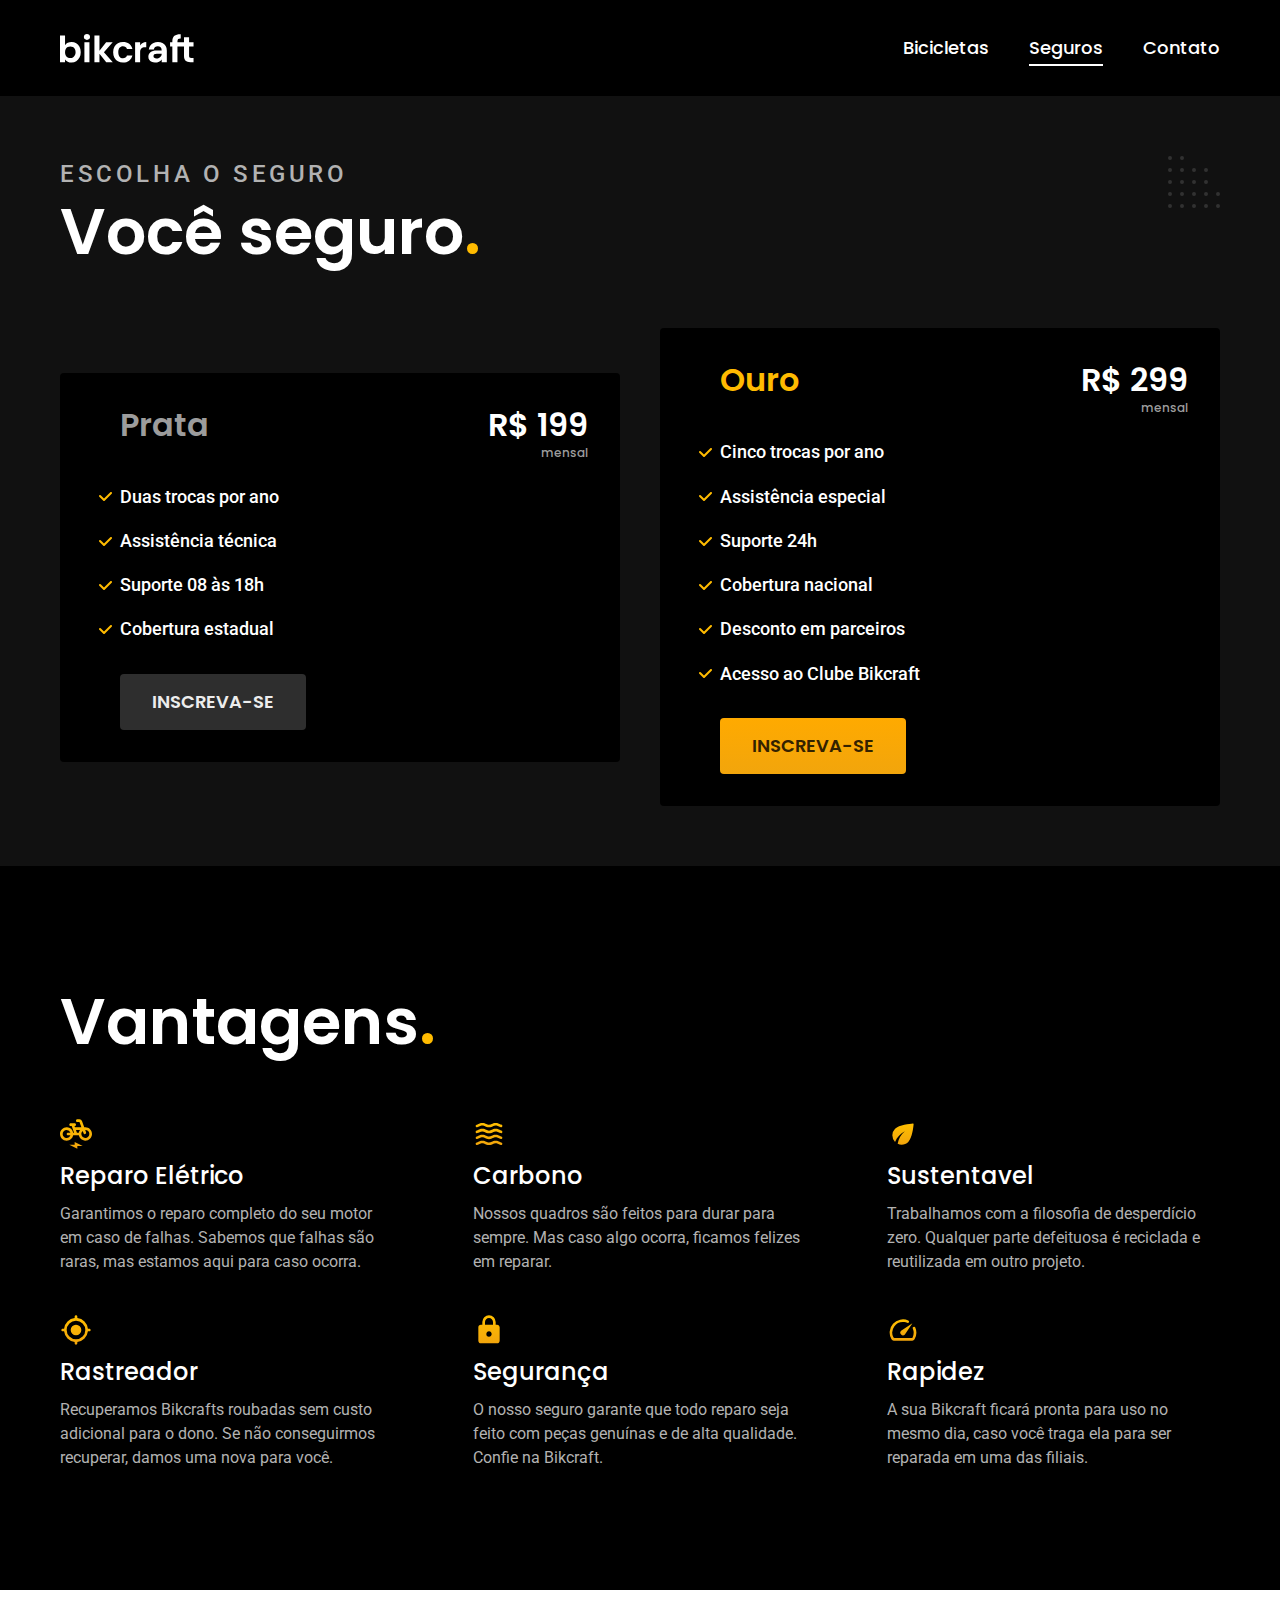
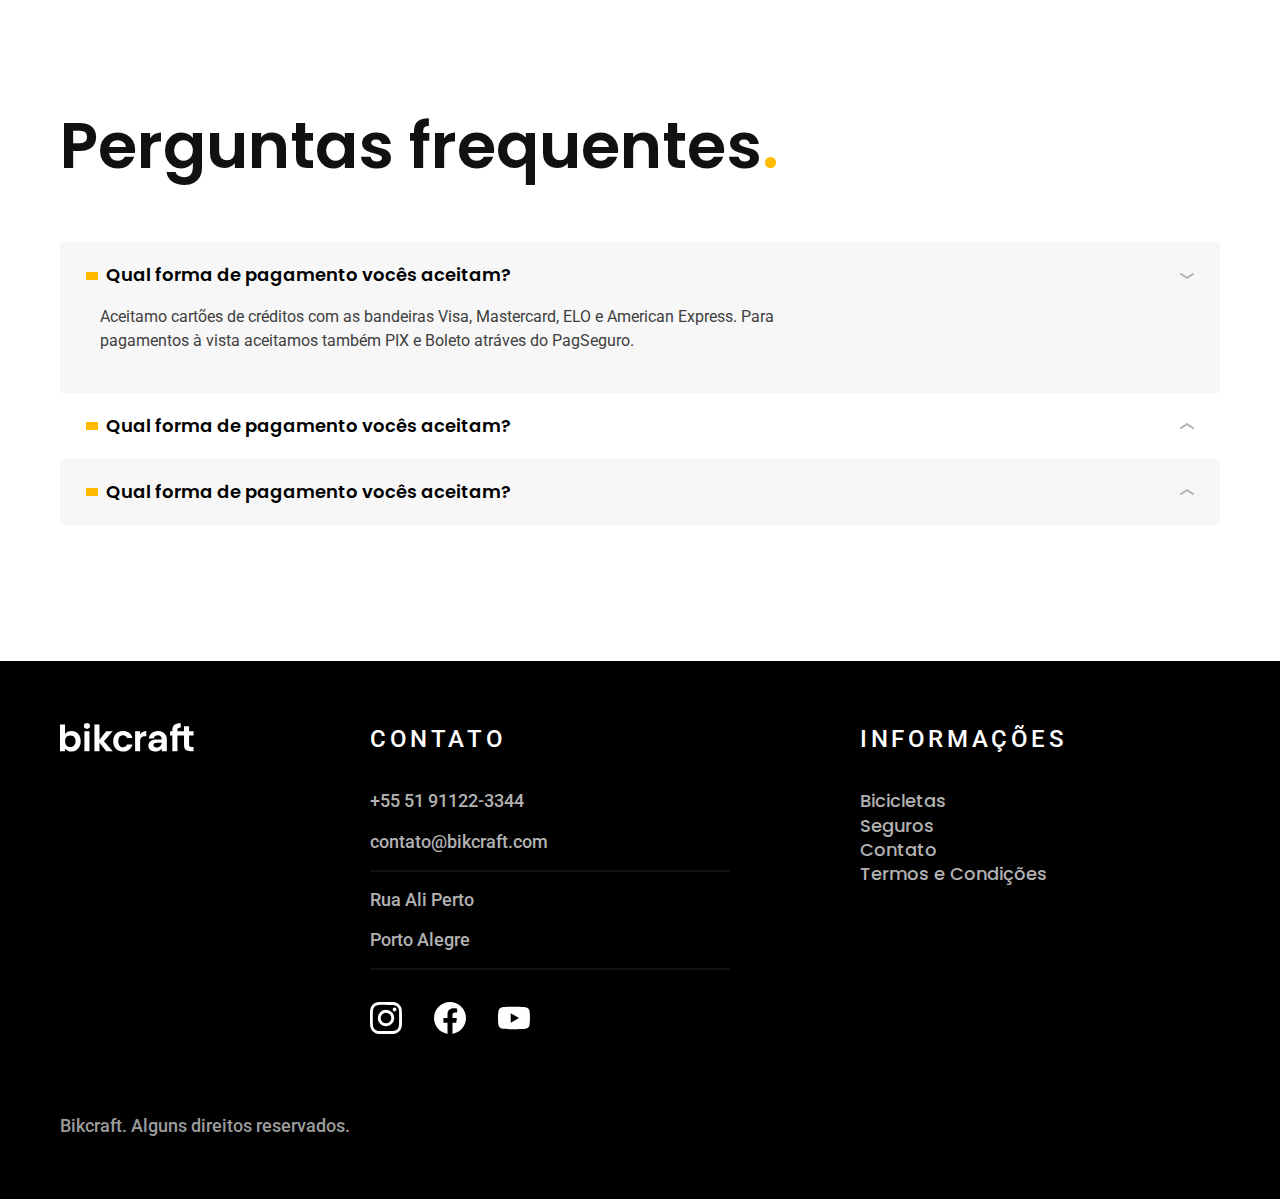
<file: seguros.html>
<!DOCTYPE html>
<html lang="en">

<head>
  <meta charset="UTF-8">
  <meta name="viewport" content="width=device-width, initial-scale=1.0">
  <title>Seguros - Bikcraft</title>
  <meta name="description" content="Termos e Condições.">
  <link rel="preload" href="/css/style.min.css" as="style">
  <link rel="stylesheet" href="/css/style.min.css">
  <link rel="preconnect" href="https://fonts.googleapis.com">
  <link rel="preconnect" href="https://fonts.gstatic.com" crossorigin>
  <link href="https://fonts.googleapis.com/css2?family=Merriweather:ital,wght@1,900&family=Poppins:wght@400;600&family=Roboto:wght@400;500&display=swap" rel="stylesheet">
  <link rel="shortcut icon" href="https://em-content.zobj.net/thumbs/120/facebook/355/bicycle_1f6b2.png" type="image/x-icon">
</head>

<body>
  <header class="header-bg">
    <div class="header container">
      <a href="#"><img src="/img/bikcraft.svg" alt="Bikcraft"></a>

      <nav aria-label="primaria">
        <ul class="header-menu cor-0 font-1-m">
          <li><a href="./bicicletas.html">Bicicletas</a></li>
          <li><a href="./seguros.html">Seguros</a></li>
          <li><a href="./contato.html">Contato</a></li>
        </ul>
      </nav>
    </div>
  </header>

  <main class="seguros-bg" id="seguros">
    <div class="titulo-bg">
      <div class="titulo container">
        <p class="font-2-l-b cor-5">Escolha o seguro</p>
        <h1 class="font-1-xxl cor-0">Você seguro<span class="cor-p1">.</span></h1>
      </div>
    </div>

    <div class="seguros container">
      <div class="seguros-item fadeInRight" data-anime="400">
        <h3 class="font-1-xl cor-6">Prata</h3>

        <span class="font-1-xl cor-0">R$ 199 <span class="font-1-xs cor-6">mensal</span></span>

        <ul class="font-2-m cor-0">
          <li>Duas trocas por ano</li>
          <li>Assistência técnica</li>
          <li>Suporte 08 às 18h</li>
          <li>Cobertura estadual</li>
        </ul>

        <a href="./orcamento.html?tipo=seguro&produto=prata" class="botao secundario">Inscreva-se</a>
      </div>

      <div class="seguros-item fadeInLeft" data-anime="200">
        <h3 class="font-1-xl cor-p1">Ouro</h3>

        <span class="font-1-xl cor-0">R$ 299 <span class="font-1-xs cor-6">mensal</span></span>

        <ul class="font-2-m cor-0">
          <li>Cinco trocas por ano</li>
          <li>Assistência especial</li>
          <li>Suporte 24h</li>
          <li>Cobertura nacional</li>
          <li>Desconto em parceiros</li>
          <li>Acesso ao Clube Bikcraft</li>
        </ul>

        <a href="./orcamento.html?tipo=seguro&produto=ouro" class="botao">Inscreva-se</a>
      </div>
    </div>
  </main>

  <article class="vantagens-bg">
    <div class="vantagens container">
      <h2 class="font-1-xxl cor-0">Vantagens<span class="cor-p1">.</span></h2>

      <ul>
        <li>
          <img src="./img/icones/eletrica.svg" alt="">
          <h3 class="font-1-l cor-0">Reparo Elétrico</h3>
          <p class="font-2-s cor-5">Garantimos o reparo completo do seu motor em caso de falhas. Sabemos que falhas são raras, mas estamos aqui para caso ocorra.
          </p>
        </li>
        <li>
          <img src="./img/icones/carbono.svg" alt="">
          <h3 class="font-1-l cor-0">Carbono</h3>
          <p class="font-2-s cor-5">Nossos quadros são feitos para durar para sempre. Mas caso algo ocorra, ficamos felizes em reparar.
          </p>
        </li>
        <li>
          <img src="./img/icones/sustentavel.svg" alt="">
          <h3 class="font-1-l cor-0">Sustentavel</h3>
          <p class="font-2-s cor-5">Trabalhamos com a filosofia de desperdício zero. Qualquer parte defeituosa é reciclada e reutilizada em outro projeto.
          </p>
        </li>
        <li>
          <img src="./img/icones/rastreador.svg" alt="">
          <h3 class="font-1-l cor-0">Rastreador</h3>
          <p class="font-2-s cor-5">Recuperamos Bikcrafts roubadas sem custo adicional para o dono. Se não conseguirmos recuperar, damos uma nova para você.
          </p>
        </li>
        <li>
          <img src="./img/icones/seguro.svg" alt="">
          <h3 class="font-1-l cor-0">Segurança</h3>
          <p class="font-2-s cor-5">O nosso seguro garante que todo reparo seja feito com peças genuínas e de alta qualidade. Confie na Bikcraft.
          </p>
        </li>
        <li>
          <img src="./img/icones/velocidade.svg" alt="">
          <h3 class="font-1-l cor-0">Rapidez</h3>
          <p class="font-2-s cor-5">A sua Bikcraft ficará pronta para uso no mesmo dia, caso você traga ela para ser reparada em uma das filiais.
          </p>
        </li>
      </ul>
    </div>
  </article>

  <article class="perguntas container">
    <h2 class="font-1-xxl">Perguntas frequentes<span class="cor-p1">.</span></h2>

    <dl>
      <div>
        <dt><button class="font-1-m-b" aria-controls="pergunta1" aria-expanded="true">Qual forma de pagamento vocês aceitam?</button></dt>
        <dd id="pergunta1" class="font-2-s cor-9 ativa">Aceitamo cartões de créditos com as bandeiras Visa, Mastercard, ELO e American Express. Para pagamentos à vista aceitamos também PIX e Boleto atráves do PagSeguro.</dd>
      </div>
      <div>
        <dt><button class="font-1-m-b" aria-controls="pergunta2" aria-expanded="false">Qual forma de pagamento vocês aceitam?</button></dt>
        <dd id="pergunta2" class="font-2-s cor-9">Aceitamo cartões de créditos com as bandeiras Visa, Mastercard, ELO e American Express. Para pagamentos à vista aceitamos também PIX e Boleto atráves do PagSeguro.</dd>
      </div>
      <div>
        <dt><button class="font-1-m-b" aria-controls="pergunta3" aria-expanded="false">Qual forma de pagamento vocês aceitam?</button></dt>
        <dd id="pergunta3" class="font-2-s cor-9">Aceitamo cartões de créditos com as bandeiras Visa, Mastercard, ELO e American Express. Para pagamentos à vista aceitamos também PIX e Boleto atráves do PagSeguro.</dd>
      </div>
    </dl>
  </article>

  <footer class="footer-bg">
    <div class="footer container">
      <img src="./img/bikcraft.svg" alt="Bikcraft">

      <div class="footer-contato">
        <h3 class="font-2-l-b cor-0">Contato</h3>
        <ul class="cor-5 font-2-m">
          <li><a href="tel:+5551911223344">+55 51 91122-3344</a></li>
          <li><a href="mailto:contato@bikcraft.com">contato@bikcraft.com</a></li>
          <li><a href="">Rua Ali Perto</a></li>
          <li><a href="">Porto Alegre</a></li>
        </ul>
        <div class="footer-redes">
          <a href="./"><img src="./img/redes/instagram.svg" alt="Instagram"></a>
          <a href="./"><img src="./img/redes/facebook.svg" alt="Facebook"></a>
          <a href="./"><img src="./img/redes/youtube.svg" alt="Youtube"></a>
        </div>
      </div>

      <div class="footer-informacoes">
        <h3 class="font-2-l-b cor-0">Informações</h3>

        <nav>
          <ul class="font-1-m cor-5">
            <li><a href="./bicicletas.html">Bicicletas</a></li>
            <li><a href="./seguros.html">Seguros</a></li>
            <li><a href="./contato.html">Contato</a></li>
            <li><a href="./termos.html">Termos e Condições</a></li>
          </ul>
        </nav>
      </div>
      <p class="footer-copy font-2-m cor-6">Bikcraft. Alguns direitos reservados.</p>
    </div>
  </footer>

  <script src="./script/plugins/simple-anime.js"></script>
  <script src="./script/script.js"></script>
</body>

</html>
</file>
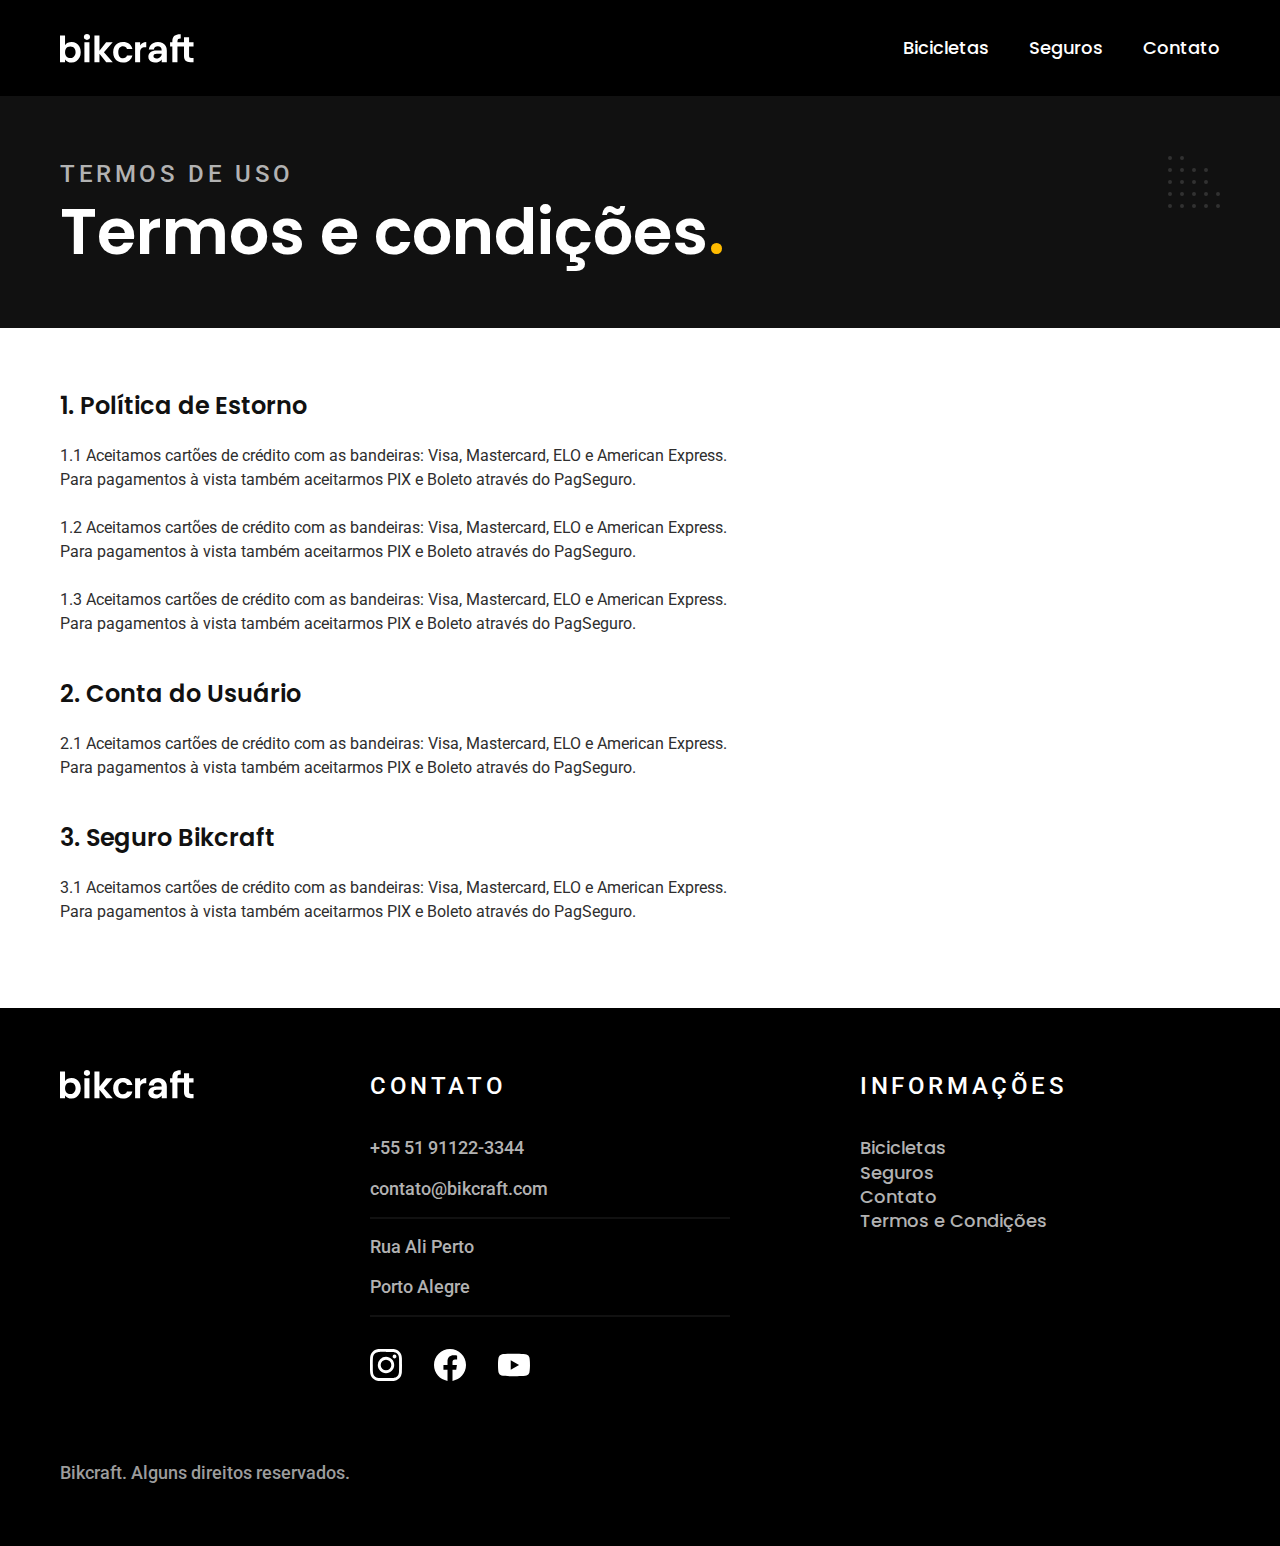
<file: termos.html>
<!DOCTYPE html>
<html lang="en">

<head>
  <meta charset="UTF-8">
  <meta name="viewport" content="width=device-width, initial-scale=1.0">
  <title>Termos e Condições - Bikcraft</title>
  <meta name="description" content="Termos e Condições.">
  <link rel="preload" href="/css/style.min.css" as="style">
  <link rel="stylesheet" href="/css/style.min.css">
  <link rel="preconnect" href="https://fonts.googleapis.com">
  <link rel="preconnect" href="https://fonts.gstatic.com" crossorigin>
  <link href="https://fonts.googleapis.com/css2?family=Merriweather:ital,wght@1,900&family=Poppins:wght@400;600&family=Roboto:wght@400;500&display=swap" rel="stylesheet">
  <link rel="shortcut icon" href="https://em-content.zobj.net/thumbs/120/facebook/355/bicycle_1f6b2.png" type="image/x-icon">
</head>

<body>
  <header class="header-bg">
    <div class="header container">
      <a href="#"><img src="/img/bikcraft.svg" alt="Bikcraft"></a>

      <nav aria-label="primaria">
        <ul class="header-menu cor-0 font-1-m">
          <li><a href="./bicicletas.html">Bicicletas</a></li>
          <li><a href="./seguros.html">Seguros</a></li>
          <li><a href="./contato.html">Contato</a></li>
        </ul>
      </nav>
    </div>
  </header>

  <main id="termos">
    <div class="titulo-bg">
      <div class="titulo container">
        <p class="font-2-l-b cor-5">Termos de uso</p>
        <h1 class="font-1-xxl cor-0">Termos e condições<span class="cor-p1">.</span></h1>
      </div>
    </div>

    <div class="termos font-2-s cor-10 container">
      <h2 class="font-1-l cor-11">1. Política de Estorno</h2>
      <p>1.1 Aceitamos cartões de crédito com as bandeiras: Visa, Mastercard, ELO e American Express. Para pagamentos à vista também aceitarmos PIX e Boleto através do PagSeguro.</p>
      <p>1.2 Aceitamos cartões de crédito com as bandeiras: Visa, Mastercard, ELO e American Express. Para pagamentos à vista também aceitarmos PIX e Boleto através do PagSeguro.</p>
      <p>1.3 Aceitamos cartões de crédito com as bandeiras: Visa, Mastercard, ELO e American Express. Para pagamentos à vista também aceitarmos PIX e Boleto através do PagSeguro.</p>

      <h2 class="font-1-l cor-11">2. Conta do Usuário</h2>
      <p>2.1 Aceitamos cartões de crédito com as bandeiras: Visa, Mastercard, ELO e American Express. Para pagamentos à vista também aceitarmos PIX e Boleto através do PagSeguro.</p>
      <h2 class="font-1-l cor-11">3. Seguro Bikcraft</h2>
      <p>3.1 Aceitamos cartões de crédito com as bandeiras: Visa, Mastercard, ELO e American Express. Para pagamentos à vista também aceitarmos PIX e Boleto através do PagSeguro.</p>
    </div>
  </main>

  <footer class="footer-bg">
    <div class="footer container">
      <img src="./img/bikcraft.svg" alt="Bikcraft">

      <div class="footer-contato">
        <h3 class="font-2-l-b cor-0">Contato</h3>
        <ul class="cor-5 font-2-m">
          <li><a href="tel:+5551911223344">+55 51 91122-3344</a></li>
          <li><a href="mailto:contato@bikcraft.com">contato@bikcraft.com</a></li>
          <li><a href="">Rua Ali Perto</a></li>
          <li><a href="">Porto Alegre</a></li>
        </ul>
        <div class="footer-redes">
          <a href="./"><img src="./img/redes/instagram.svg" alt="Instagram"></a>
          <a href="./"><img src="./img/redes/facebook.svg" alt="Facebook"></a>
          <a href="./"><img src="./img/redes/youtube.svg" alt="Youtube"></a>
        </div>
      </div>

      <div class="footer-informacoes">
        <h3 class="font-2-l-b cor-0">Informações</h3>

        <nav>
          <ul class="font-1-m cor-5">
            <li><a href="./bicicletas.html">Bicicletas</a></li>
            <li><a href="./seguros.html">Seguros</a></li>
            <li><a href="./contato.html">Contato</a></li>
            <li><a href="./termos.html">Termos e Condições</a></li>
          </ul>
        </nav>
      </div>
      <p class="footer-copy font-2-m cor-6">Bikcraft. Alguns direitos reservados.</p>
    </div>
  </footer>
  <script src="./script/script.js"></script>
</body>

</html>
</file>
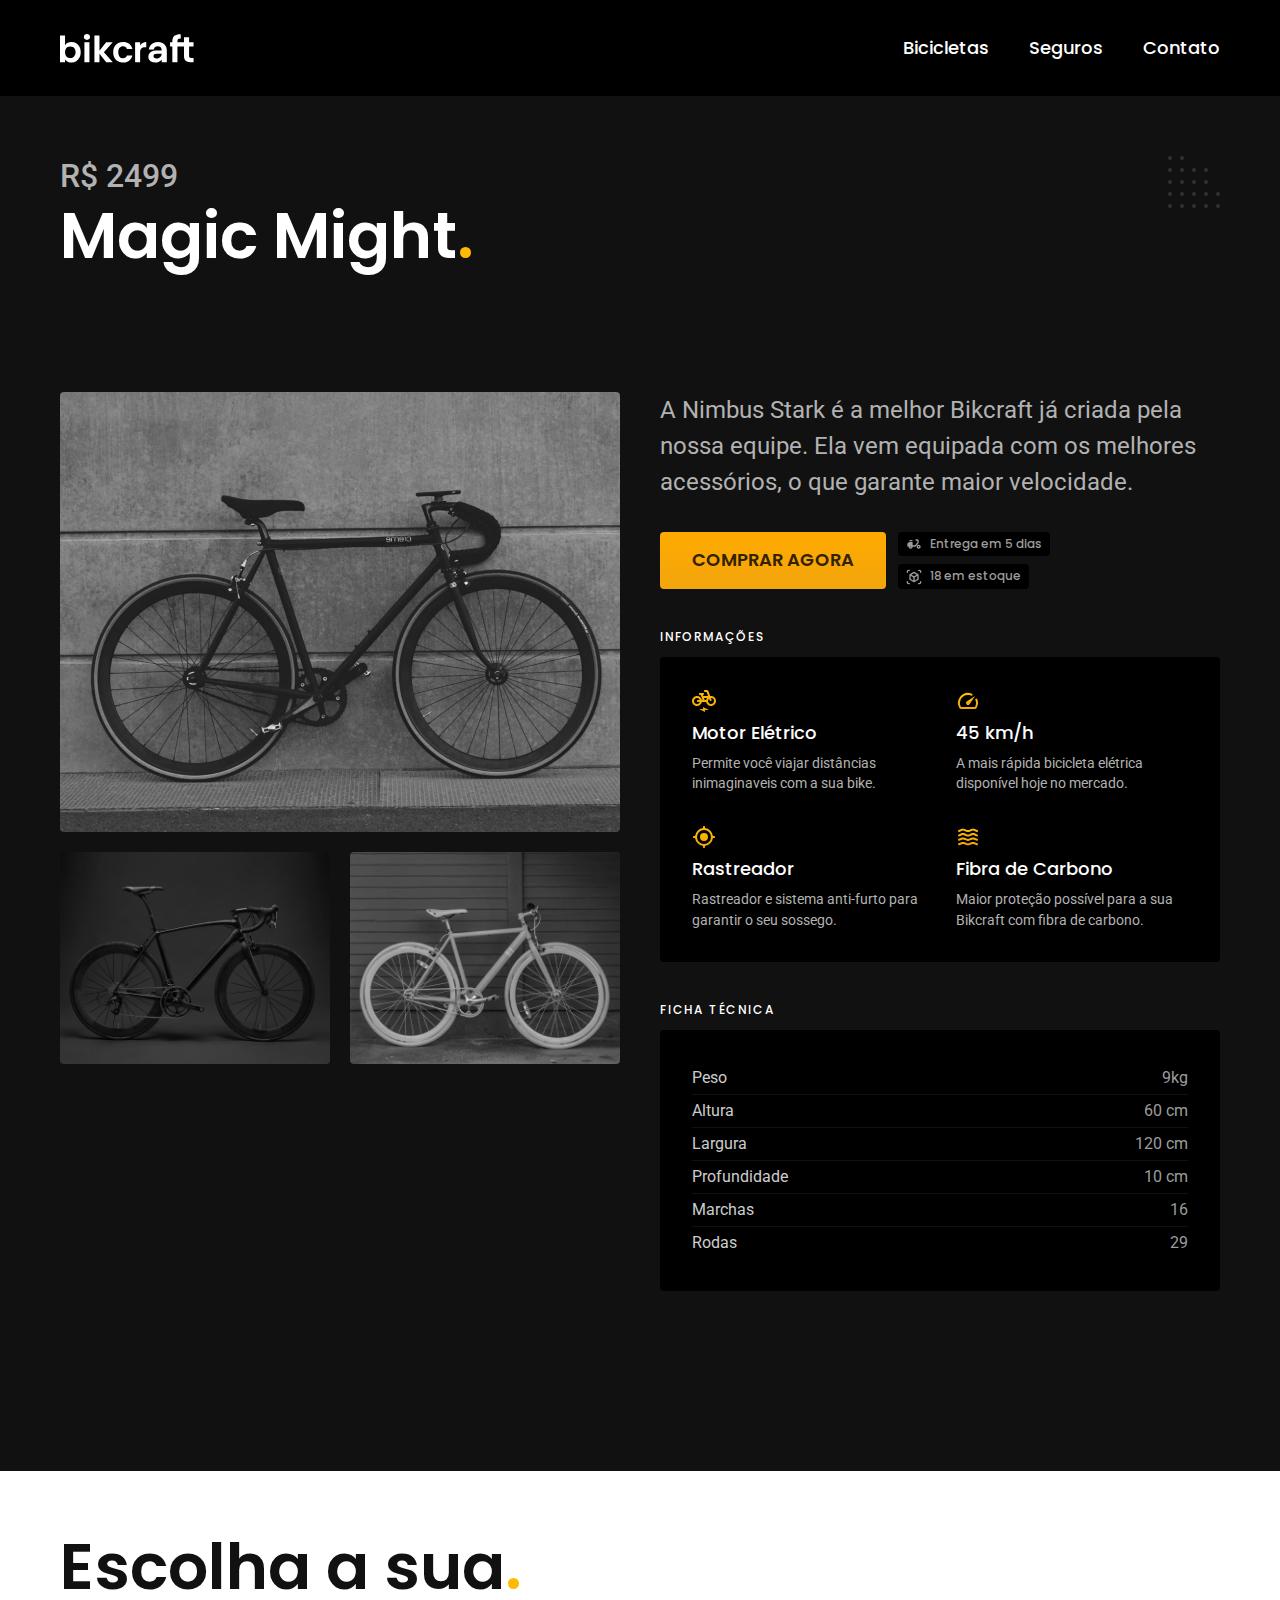
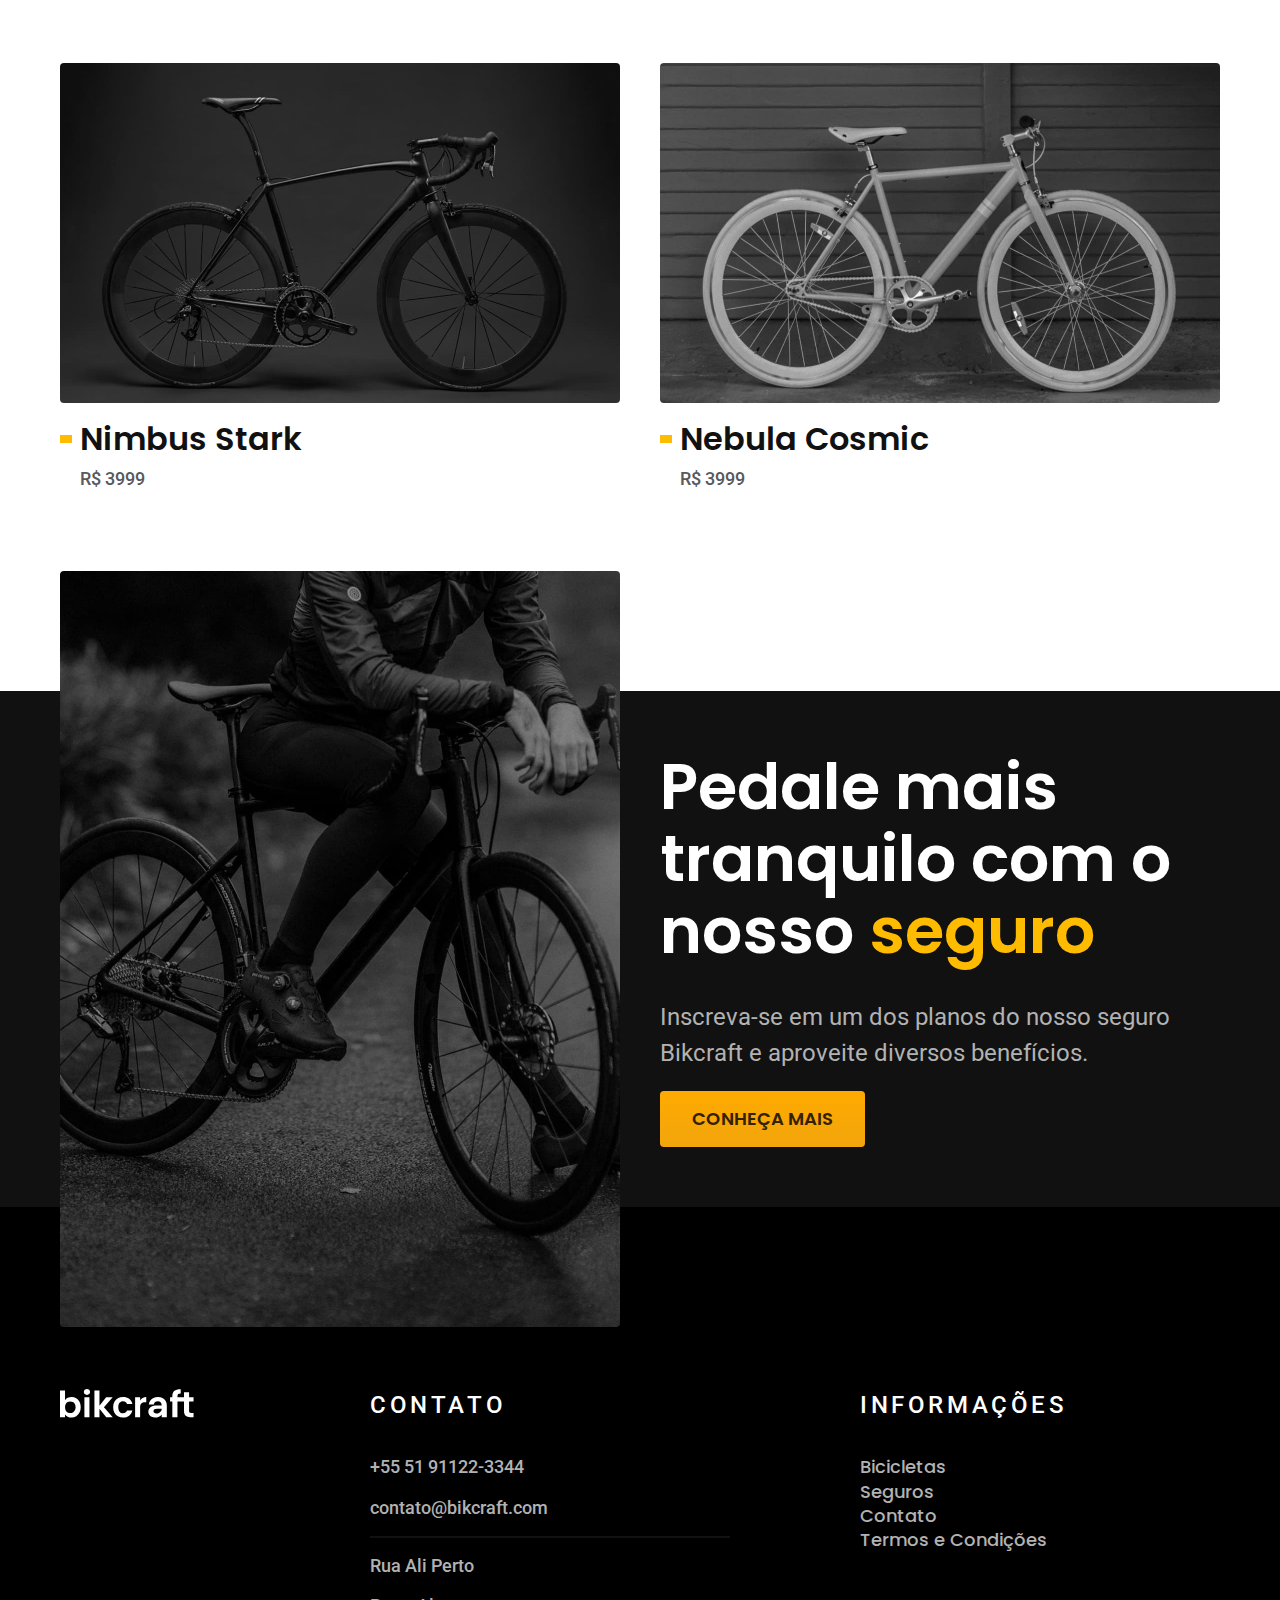
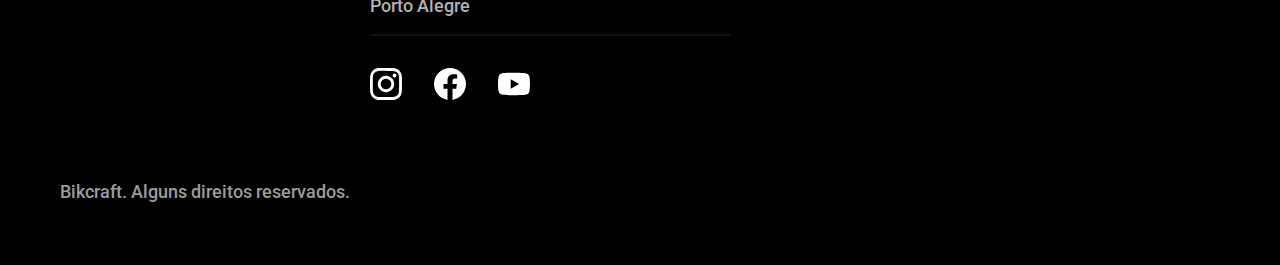
<file: bicicletas/magic.html>
<!DOCTYPE html>
<html lang="en">

<head>
  <meta charset="UTF-8">
  <meta name="viewport" content="width=device-width, initial-scale=1.0">
  <title>Magic - Bikcraft</title>
  <meta name="description" content="Termos e Condições.">
  <link rel="stylesheet" href="../css/style.min.css">
  <link rel="preconnect" href="https://fonts.googleapis.com">
  <link rel="preconnect" href="https://fonts.gstatic.com" crossorigin>
  <link href="https://fonts.googleapis.com/css2?family=Merriweather:ital,wght@1,900&family=Poppins:wght@400;600&family=Roboto:wght@400;500&display=swap" rel="stylesheet">
  <link rel="shortcut icon" href="https://em-content.zobj.net/thumbs/120/facebook/355/bicycle_1f6b2.png" type="image/x-icon">
</head>

<body>
  <header class="header-bg">
    <div class="header container">
      <a href="../index.html"><img src="/img/bikcraft.svg" alt="Bikcraft"></a>

      <nav aria-label="primaria">
        <ul class="header-menu cor-0 font-1-m">
          <li><a href="./bicicletas.html">Bicicletas</a></li>
          <li><a href="./seguros.html">Seguros</a></li>
          <li><a href="./contato.html">Contato</a></li>
        </ul>
      </nav>
    </div>
  </header>

  <main class="titulo-bg">
    <div>
      <div class="titulo container">
        <p class="font-2-xl cor-5">R$ 2499</p>
        <h1 class="font-1-xxl cor-0">Magic Might<span class="cor-p1">.</span></h1>
      </div>
    </div>

    <div class="bicicleta container">
      <div class="bicicleta-imagens">
        <img class="bicicleta-principal" src="../img/bicicleta/nimbus2.jpg" alt="">
        <img src="../img/bicicleta/nimbus1.jpg" alt="">
        <img src="../img/bicicleta/nimbus3.jpg" alt="">
      </div>
      <div class="bicicleta-conteudo">
        <p class="font-2-l cor-5">A Nimbus Stark é a melhor Bikcraft já criada pela nossa equipe. Ela vem equipada com os melhores acessórios, o que garante maior velocidade.</p>

        <div class="bicicleta-comprar">
          <a href="../orcamento.html?tipo=bikcraft&produto=magic" class="botao">Comprar Agora</a>
          <span class="font-1-xs cor-6"><img src="../img/icones/entrega.svg" alt=""> Entrega em 5 dias</span>
          <span class="font-1-xs cor-6"><img src="../img/icones/estoque.svg" alt=""> 18 em estoque</span>
        </div>

        <h2 class="font-1-xs cor-0">Informações</h2>
        <ul class="bicicleta-informacoes">
          <li>
            <img src="../img/icones/eletrica.svg" alt="">
            <h3 class="font-1-m cor-0">Motor Elétrico</h3>
            <p class="font-2-xs cor-5">Permite você viajar distâncias inimaginaveis com a sua bike.</p>
          </li>
          <li>
            <img src="../img/icones/velocidade.svg" alt="">
            <h3 class="font-1-m cor-0">45 km/h</h3>
            <p class="font-2-xs cor-5">A mais rápida bicicleta elétrica disponível hoje no mercado.</p>
          </li>
          <li>
            <img src="../img/icones/rastreador.svg" alt="">
            <h3 class="font-1-m cor-0">Rastreador</h3>
            <p class="font-2-xs cor-5">Rastreador e sistema anti-furto para garantir o seu sossego.</p>
          </li>
          <li>
            <img src="../img/icones/carbono.svg" alt="">
            <h3 class="font-1-m cor-0">Fibra de Carbono</h3>
            <p class="font-2-xs cor-5">Maior proteção possível para a sua Bikcraft com fibra de carbono.</p>
          </li>
        </ul>

        <h2 class="font-1-xs cor-0">Ficha Técnica</h2>
        <ul class="bicicleta-ficha font-2-s cor-4">
          <li>Peso <span>9kg<span></li>
          <li>Altura <span>60 cm<span></li>
          <li>Largura <span>120 cm<span></li>
          <li>Profundidade <span>10 cm<span></li>
          <li>Marchas <span>16<span></li>
          <li>Rodas <span>29<span></li>
        </ul>
      </div>
    </div>
  </main>

  <article class="bicicletas-lista container">
    <h2 class="font-1-xxl">Escolha a sua<span class="cor-p1">.</span></h2>

    <ul>
      <li>
        <a href="./nimbus.html">
          <img src="../img/bicicletas/nimbus.jpg" alt="Bicicleta preta">
          <h3 class="font-1-xl">Nimbus Stark</h3>
          <span class="font-2-m cor-8">R$ 3999</span>
        </a>
      </li>
      <li>
        <a href="./nebula.html">
          <img src="../img/bicicletas/nebula.jpg" alt="Bicicleta preta">
          <h3 class="font-1-xl">Nebula Cosmic</h3>
          <span class="font-2-m cor-8">R$ 3999</span>
        </a>
      </li>
    </ul>
  </article>

  <article class="seguro-bg">
    <div class="seguro container">
      <div class="seguro-imagem">
        <img src="../img/fotos/seguros.jpg" alt="Pessoa parada em cima de uma bicicleta">
      </div>
      <div class="seguro-conteudo">
        <h2 class="font-1-xxl cor-0">Pedale mais tranquilo com o nosso <span class="cor-p1">seguro</span></h2>
        <p class="font-2-l cor-5">Inscreva-se em um dos planos do nosso seguro
          Bikcraft e aproveite diversos benefícios.</p>
        <a href="../seguros.html" class="botao">Conheça mais</a>
      </div>

    </div>
  </article>

  <footer class="footer-bg">
    <div class="footer container">
      <img src="../img/bikcraft.svg" alt="Bikcraft">

      <div class="footer-contato">
        <h3 class="font-2-l-b cor-0">Contato</h3>
        <ul class="cor-5 font-2-m">
          <li><a href="tel:+5551911223344">+55 51 91122-3344</a></li>
          <li><a href="mailto:contato@bikcraft.com">contato@bikcraft.com</a></li>
          <li><a href="">Rua Ali Perto</a></li>
          <li><a href="">Porto Alegre</a></li>
        </ul>
        <div class="footer-redes">
          <a href="./"><img src="../img/redes/instagram.svg" alt="Instagram"></a>
          <a href="./"><img src="../img/redes/facebook.svg" alt="Facebook"></a>
          <a href="./"><img src="../img/redes/youtube.svg" alt="Youtube"></a>
        </div>
      </div>

      <div class="footer-informacoes">
        <h3 class="font-2-l-b cor-0">Informações</h3>

        <nav>
          <ul class="font-1-m cor-5">
            <li><a href="../bicicletas.html">Bicicletas</a></li>
            <li><a href="../seguros.html">Seguros</a></li>
            <li><a href="../contato.html">Contato</a></li>
            <li><a href="../termos.html">Termos e Condições</a></li>
          </ul>
        </nav>
      </div>
      <p class="footer-copy font-2-m cor-6">Bikcraft. Alguns direitos reservados.</p>
    </div>
  </footer>
  <script src="../script/script.js"></script>
</body>

</html>
</file>
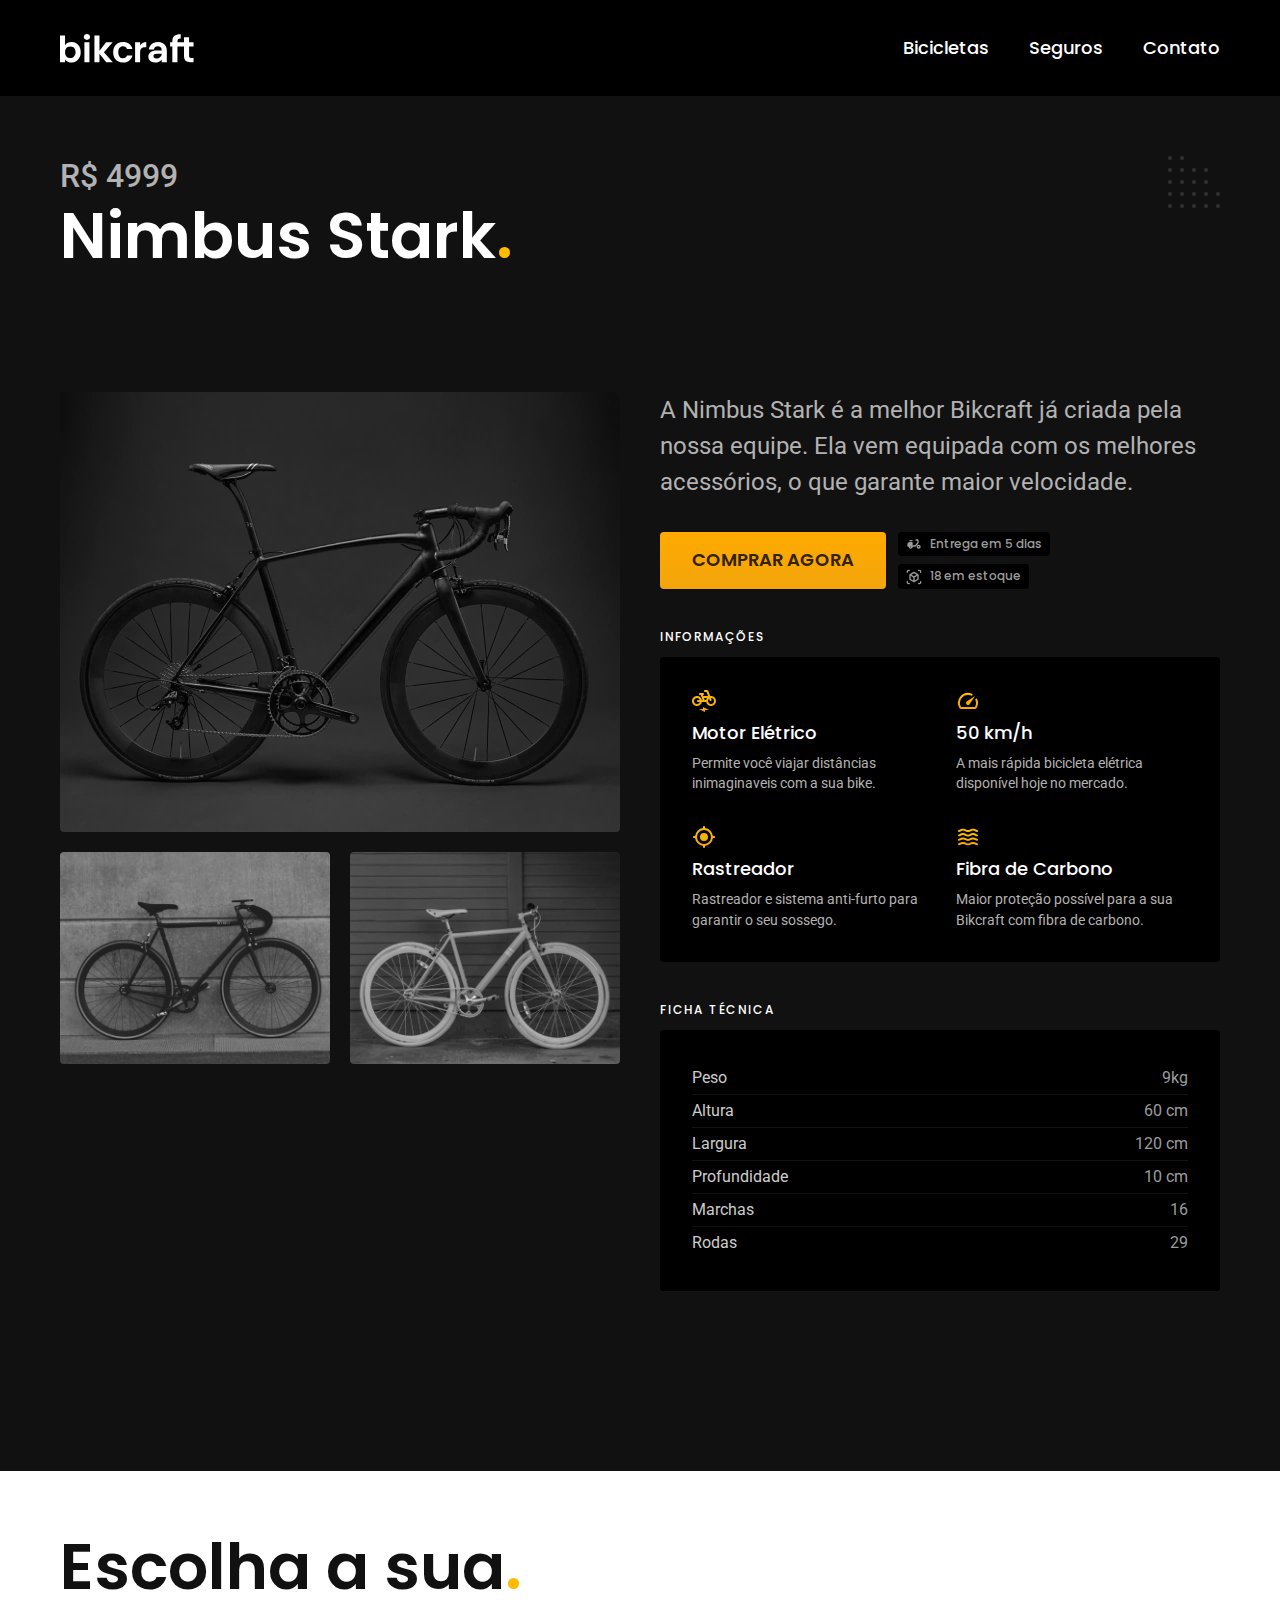
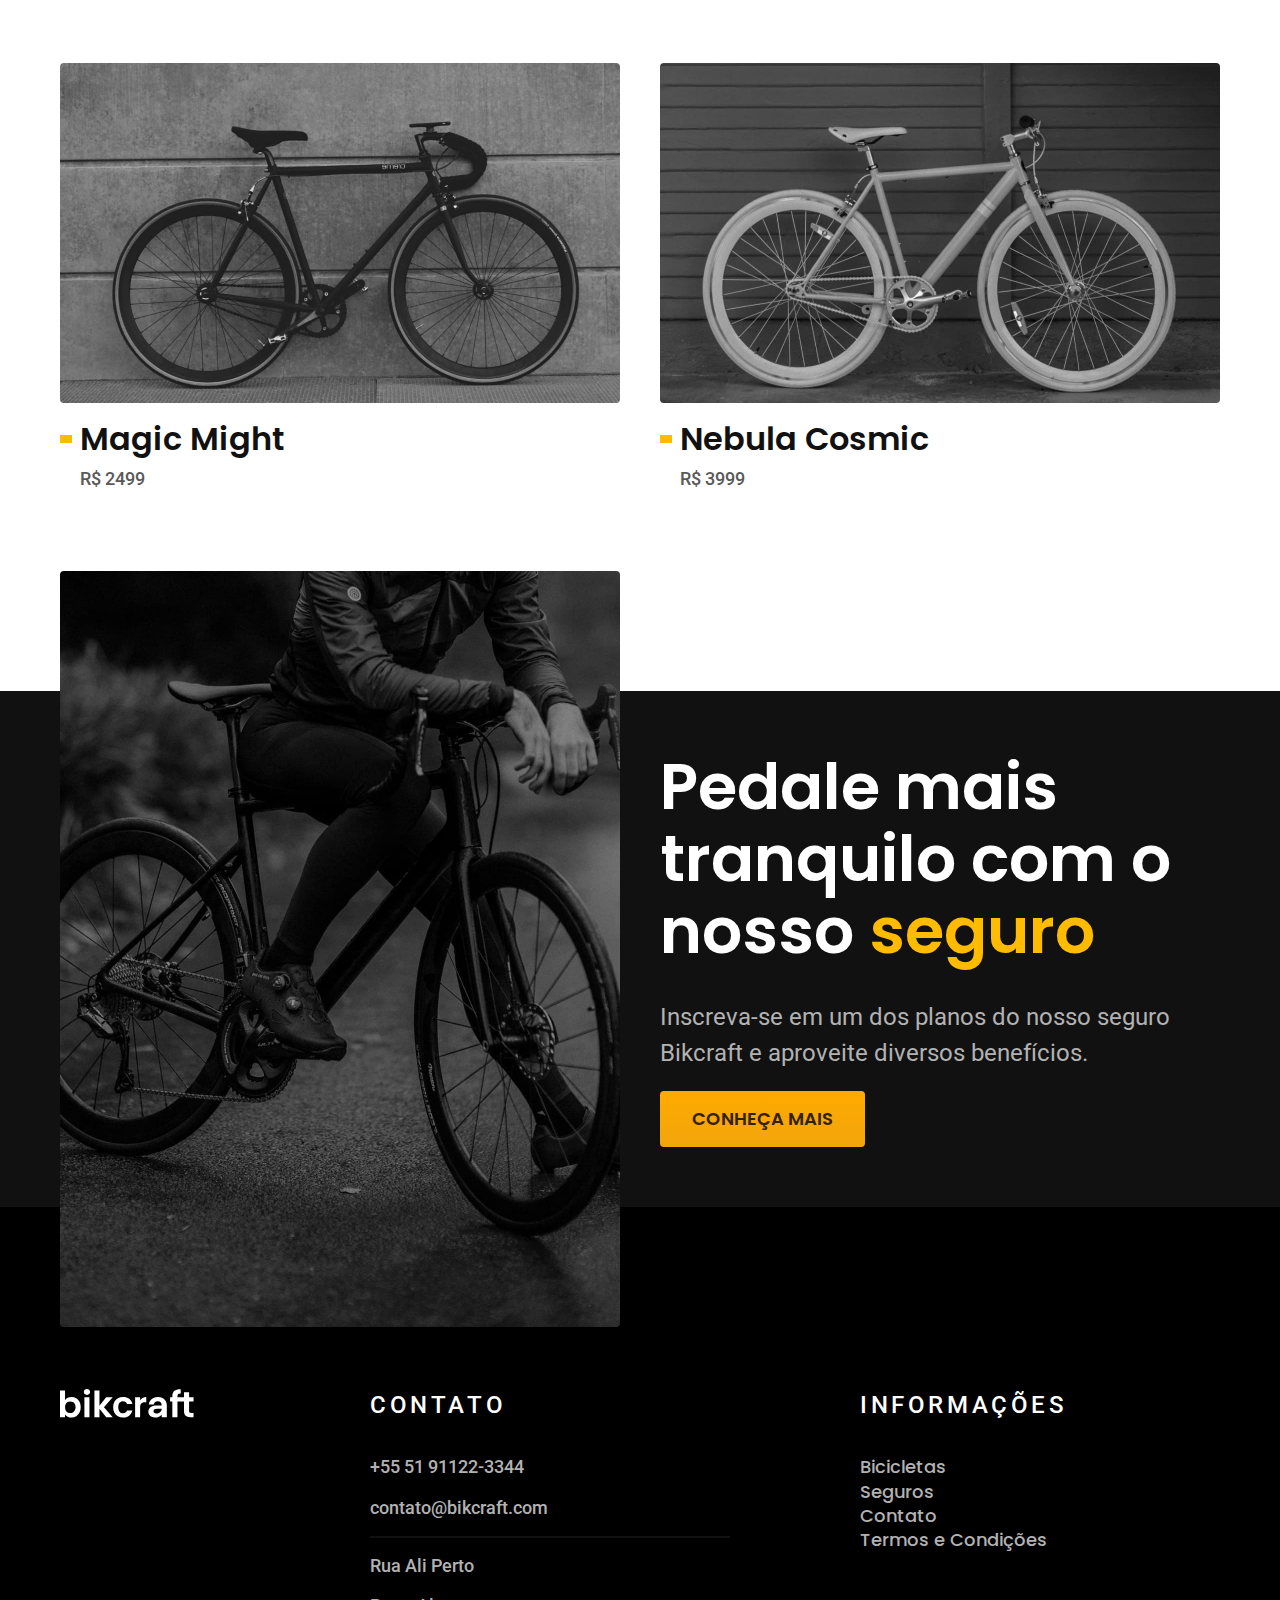
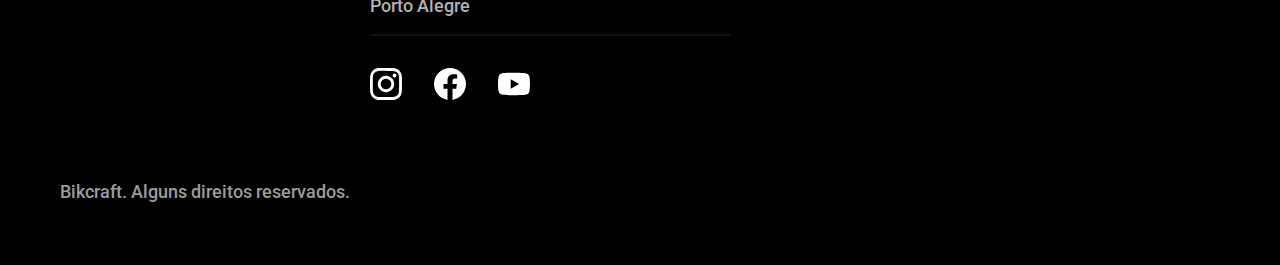
<file: bicicletas/nimbus.html>
<!DOCTYPE html>
<html lang="en">

<head>
  <meta charset="UTF-8">
  <meta name="viewport" content="width=device-width, initial-scale=1.0">
  <title>Nimbus - Bikcraft</title>
  <meta name="description" content="Termos e Condições.">
  <link rel="stylesheet" href="../css/style.min.css">
  <link rel="preconnect" href="https://fonts.googleapis.com">
  <link rel="preconnect" href="https://fonts.gstatic.com" crossorigin>
  <link href="https://fonts.googleapis.com/css2?family=Merriweather:ital,wght@1,900&family=Poppins:wght@400;600&family=Roboto:wght@400;500&display=swap" rel="stylesheet">
  <link rel="shortcut icon" href="https://em-content.zobj.net/thumbs/120/facebook/355/bicycle_1f6b2.png" type="image/x-icon">
</head>

<body>
  <header class="header-bg">
    <div class="header container">
      <a href="../index.html"><img src="/img/bikcraft.svg" alt="Bikcraft"></a>

      <nav aria-label="primaria">
        <ul class="header-menu cor-0 font-1-m">
          <li><a href="./bicicletas.html">Bicicletas</a></li>
          <li><a href="./seguros.html">Seguros</a></li>
          <li><a href="./contato.html">Contato</a></li>
        </ul>
      </nav>
    </div>
  </header>

  <main class="titulo-bg">
    <div>
      <div class="titulo container">
        <p class="font-2-xl cor-5">R$ 4999</p>
        <h1 class="font-1-xxl cor-0">Nimbus Stark<span class="cor-p1">.</span></h1>
      </div>
    </div>

    <div class="bicicleta container">
      <div class="bicicleta-imagens">
        <img class="bicicleta-principal" src="../img/bicicleta/nimbus1.jpg" alt="">
        <img src="../img/bicicleta/nimbus2.jpg" alt="">
        <img src="../img/bicicleta/nimbus3.jpg" alt="">
      </div>
      <div class="bicicleta-conteudo">
        <p class="font-2-l cor-5">A Nimbus Stark é a melhor Bikcraft já criada pela nossa equipe. Ela vem equipada com os melhores acessórios, o que garante maior velocidade.</p>

        <div class="bicicleta-comprar">
          <a href="../orcamento.html?tipo=bikcraft&produto=nimbus" class="botao">Comprar Agora</a>
          <span class="font-1-xs cor-6"><img src="../img/icones/entrega.svg" alt=""> Entrega em 5 dias</span>
          <span class="font-1-xs cor-6"><img src="../img/icones/estoque.svg" alt=""> 18 em estoque</span>
        </div>

        <h2 class="font-1-xs cor-0">Informações</h2>
        <ul class="bicicleta-informacoes">
          <li>
            <img src="../img/icones/eletrica.svg" alt="">
            <h3 class="font-1-m cor-0">Motor Elétrico</h3>
            <p class="font-2-xs cor-5">Permite você viajar distâncias inimaginaveis com a sua bike.</p>
          </li>
          <li>
            <img src="../img/icones/velocidade.svg" alt="">
            <h3 class="font-1-m cor-0">50 km/h</h3>
            <p class="font-2-xs cor-5">A mais rápida bicicleta elétrica disponível hoje no mercado.</p>
          </li>
          <li>
            <img src="../img/icones/rastreador.svg" alt="">
            <h3 class="font-1-m cor-0">Rastreador</h3>
            <p class="font-2-xs cor-5">Rastreador e sistema anti-furto para garantir o seu sossego.</p>
          </li>
          <li>
            <img src="../img/icones/carbono.svg" alt="">
            <h3 class="font-1-m cor-0">Fibra de Carbono</h3>
            <p class="font-2-xs cor-5">Maior proteção possível para a sua Bikcraft com fibra de carbono.</p>
          </li>
        </ul>

        <h2 class="font-1-xs cor-0">Ficha Técnica</h2>
        <ul class="bicicleta-ficha font-2-s cor-4">
          <li>Peso <span>9kg<span></li>
          <li>Altura <span>60 cm<span></li>
          <li>Largura <span>120 cm<span></li>
          <li>Profundidade <span>10 cm<span></li>
          <li>Marchas <span>16<span></li>
          <li>Rodas <span>29<span></li>
        </ul>
      </div>
    </div>
  </main>

  <article class="bicicletas-lista container">
    <h2 class="font-1-xxl">Escolha a sua<span class="cor-p1">.</span></h2>

    <ul>
      <li>
        <a href="./magic.html">
          <img src="../img/bicicletas/magic.jpg" alt="Bicicleta preta">
          <h3 class="font-1-xl">Magic Might</h3>
          <span class="font-2-m cor-8">R$ 2499</span>
        </a>
      </li>
      <li>
        <a href="./nebula.html">
          <img src="../img/bicicletas/nebula.jpg" alt="Bicicleta preta">
          <h3 class="font-1-xl">Nebula Cosmic</h3>
          <span class="font-2-m cor-8">R$ 3999</span>
        </a>
      </li>
    </ul>
  </article>

  <article class="seguro-bg">
    <div class="seguro container">
      <div class="seguro-imagem">
        <img src="../img/fotos/seguros.jpg" alt="Pessoa parada em cima de uma bicicleta">
      </div>
      <div class="seguro-conteudo">
        <h2 class="font-1-xxl cor-0">Pedale mais tranquilo com o nosso <span class="cor-p1">seguro</span></h2>
        <p class="font-2-l cor-5">Inscreva-se em um dos planos do nosso seguro
          Bikcraft e aproveite diversos benefícios.</p>
        <a href="../seguros.html" class="botao">Conheça mais</a>
      </div>

    </div>
  </article>

  <footer class="footer-bg">
    <div class="footer container">
      <img src="../img/bikcraft.svg" alt="Bikcraft">

      <div class="footer-contato">
        <h3 class="font-2-l-b cor-0">Contato</h3>
        <ul class="cor-5 font-2-m">
          <li><a href="tel:+5551911223344">+55 51 91122-3344</a></li>
          <li><a href="mailto:contato@bikcraft.com">contato@bikcraft.com</a></li>
          <li><a href="">Rua Ali Perto</a></li>
          <li><a href="">Porto Alegre</a></li>
        </ul>
        <div class="footer-redes">
          <a href="./"><img src="../img/redes/instagram.svg" alt="Instagram"></a>
          <a href="./"><img src="../img/redes/facebook.svg" alt="Facebook"></a>
          <a href="./"><img src="../img/redes/youtube.svg" alt="Youtube"></a>
        </div>
      </div>

      <div class="footer-informacoes">
        <h3 class="font-2-l-b cor-0">Informações</h3>

        <nav>
          <ul class="font-1-m cor-5">
            <li><a href="../bicicletas.html">Bicicletas</a></li>
            <li><a href="../seguros.html">Seguros</a></li>
            <li><a href="../contato.html">Contato</a></li>
            <li><a href="../termos.html">Termos e Condições</a></li>
          </ul>
        </nav>
      </div>
      <p class="footer-copy font-2-m cor-6">Bikcraft. Alguns direitos reservados.</p>
    </div>
  </footer>
  <script src="../script/script.js"></script>
</body>

</html>
</file>
<file: css/style.min.css>
.container{max-width:1200px;padding:0 20px;box-sizing:border-box;margin:0 auto}.botao{padding:16px 32px;background:linear-gradient(#fa0,#f2a50c);border-radius:4px;box-shadow:0 1px 2px rgba(0,0,0,.1);display:inline-block;text-transform:uppercase;color:var(--cor-p5);font:600 1.125rem/1.35 Poppins,sans-serif;max-width:max-content;border:none;cursor:pointer}.botao:hover{background:linear-gradient(#ffb60d,#e59317)}.botao.secundario{background:var(--cor-10);color:var(--cor-2)}.botao.secundario:hover{background:var(--cor-9)}.link{display:inline-block;color:var(--cor-p1);font:500 1.5rem/1.5 Poppins,sans-serif;text-transform:uppercase;position:relative}.link::after{content:"";position:absolute;display:block;background-color:currentColor;height:4px;width:100%}.link:hover{color:var(--cor-0)}@media (max-width:800px){.botao{padding:12px 16px;font-size:1rem}}.titulo-bg{background-color:var(--cor-11);padding:60px 20px}.titulo{background:url("../img/dec/top-right.svg") no-repeat top right 20px}.titulo p{margin-bottom:4px}@media (max-width:800px){.titulo{padding:40px 0}.titulo p{font-size:1rem;text-transform:uppercase;font-weight:400}}.font-1-xs{font:500 0.75rem/1.35 Poppins,sans-serif}.font-2-xs{font:400 0.875rem/1.43 Roboto,sans-serif}.font-1-s{font:500 1rem/1.5 Poppins,sans-serif}.font-2-s{font:400 1rem/1.5 Roboto,sans-serif}.font-1-m,.font-1-m-b{font:500 1.125rem/1.35 Poppins,sans-serif}.font-1-m-b{font-weight:600}.font-2-m{font:500 1.125rem/1.35 Roboto,sans-serif}.font-1-l{font:500 1.5rem/1.5 Poppins,sans-serif}.font-2-l,.font-2-l-b{font:400 1.5rem/1.5 Roboto,sans-serif}.font-2-l-b{font-weight:500;letter-spacing:.15em;text-transform:uppercase}.font-1-xl{font:600 2rem/1.25 Poppins,sans-serif}.font-2-xl{font:500 2rem/1.25 Roboto,sans-serif}.font-1-xxl{font:600 4rem/1.125 Poppins,sans-serif}@media (max-width:800px){.font-1-xxl{font-size:2rem}.font-1-xl,.font-2-xl{font-size:1.5rem}.font-2-l,.font-2-lb{font-size:1.125rem}}:root{--cor-0:#ffffff;--cor-1:#f7f7f7;--cor-2:#ededed;--cor-3:#dedede;--cor-4:#cccccc;--cor-5:#b2b2b2;--cor-6:#9c9c9c;--cor-7:#717171;--cor-8:#595959;--cor-9:#404040;--cor-10:#2e2e2e;--cor-11:#111111;--cor-12:#000000;--cor-p1:#ffbb00;--cor-p2:#e4a30b;--cor-p3:#a66f00;--cor-p4:#664400;--cor-p5:#332200}.cor-0{color:var(--cor-0)}.cor-1{color:var(--cor-1)}.cor-2{color:var(--cor-2)}.cor-3{color:var(--cor-3)}.cor-4{color:var(--cor-4)}.cor-5{color:var(--cor-5)}.cor-6{color:var(--cor-6)}.cor-7{color:var(--cor-7)}.cor-8{color:var(--cor-8)}.cor-9{color:var(--cor-9)}.cor-10{color:var(--cor-10)}.cor-11{color:var(--cor-11)}.cor-12{color:var(--cor-12)}.cor-p1{color:var(--cor-p1)}.cor-p2{color:var(--cor-p2)}.cor-p3{color:var(--cor-p3)}.cor-p4{color:var(--cor-p4)}.cor-p5{color:var(--cor-p5)}.fadeInDown{transform:translate3d(0,-20px,0)}.fadeInUp{transform:translate3d(0,20px,0)}.fadeInRight{transform:translate3d(20px,0,0)}.fadeInLeft{transform:translate3d(-20px,0,0)}[data-anime]{opacity:0}.anime{opacity:1;transform:none;transition:transform .8s,opacity .8s}.form{display:grid;grid-template-columns:1fr 1fr;gap:20px}.form label{display:block;font:400 1rem/1.5 Poppins,sans-serif;margin-bottom:4px}.form .col-2{grid-column:1/-1}.form input[type=email],.form input[type=text],.form textarea{font:400 1rem/1.5 Roboto,sans-serif;background-color:var(--cor-1);border:1px solid var(--cor-2);padding:12px;border-radius:4px;width:100%;box-sizing:border-box}.form input[type=email]:focus,.form input[type=text]:focus,.form textarea:focus{outline:0;border-color:var(--cor-p1);background:var(--cor-0);box-shadow:0 0 0 2px #fea}@media (max-width:800px){.form{grid-template-columns:1fr}.form .col-2{grid-column:1}}body{margin:0;font-family:Arial,Helvetica,sans-serif;color:#111}blockquote,dd,h1,h2,h3,h4,p,ul{margin:0}ul{padding:0;list-style:none}a{text-decoration:none;color:inherit}img{max-width:100%;display:block;object-fit:cover;height:100%}img[src$=".jpg"]{border-radius:4px}.header-bg{background-color:var(--cor-12)}.header{display:flex;justify-content:space-between;align-items:center;padding:20px;flex-wrap:wrap}.header-menu{display:flex;gap:40px;flex-wrap:wrap;align-items:center;justify-content:center}.header-menu a{display:inline-block;padding:16px 0;position:relative}.header-menu a::after{content:"";position:absolute;display:block;width:0;height:2px;background-color:var(--cor-0);margin-top:4px;transition:.3s ease-in}.header-menu a.ativo::after,.header-menu a:hover::after{width:100%}@media (max-width:800px){.header{justify-content:center;flex-direction:column;gap:12px}.header-menu{gap:12px}.header-menu a{background-color:var(--cor-11);padding:12px 16px;border-radius:4px}.header-menu a:hover{background-color:var(--cor-10)}.header-menu a::after{display:none}}.footer-bg{background-color:var(--cor-12)}.footer img{object-fit:initial;height:initial}.footer{display:grid;grid-template-columns:3fr 5fr 4fr;gap:40px;padding:60px 20px}.footer h3{margin-bottom:32px}.footer-contato li:nth-child(2n):after{content:"";display:block;max-width:360px;height:2px;background-color:var(--cor-11);margin-top:16px}.footer-contato ul{margin-bottom:32px}.footer-contato li{margin-bottom:16px}.footer-informacoes{max-width:100%}.footer-redes{display:flex;gap:32px}.footer a:hover{color:var(--cor-0)}.footer-copy{grid-column:1/-1;margin-top:40px}@media (max-width:800px){.footer>img{display:none}.footer{grid-template-columns:1fr 1fr}}@media (max-width:600px){.footer{grid-template-columns:1fr}}.introducao-bg{background:var(--cor-12) url("../img/dec/bottom-left.svg") no-repeat bottom 160px left 20px;box-shadow:inset 0 -120px var(--cor-0)}.introducao{display:grid;grid-template-columns:6fr 6fr;gap:0 40px}.introducao-conteudo{align-self:end;padding-bottom:200px}.introducao img{width:100%}.introducao-conteudo h1{margin-bottom:32px}.introducao-conteudo p{margin-bottom:20px}@media (max-width:800px){.introducao-bg{background-color:var(--cor-11);padding-top:40px;box-shadow:inset 0 -60px var(--cor-0)}.introducao{grid-template-columns:12fr;gap:32px}.introducao-conteudo{padding:0}.introducao img{height:300px;width:100%}}.tecnologia-bg{background-color:var(--cor-11);box-shadow:inset 0 120px var(--cor-0),inset 0 -120px var(--cor-0)}.tecnologia{display:grid;grid-template-columns:6fr 6fr;gap:40px}.tecnologia-imagem img{width:100%;height:100%;object-fit:cover;object-position:left}.tecnologia-conteudo{padding:200px 0}.tecnologia-conteudo>span{display:block;margin-bottom:20px}.tecnologia-conteudo h2{margin-bottom:32px}.tecnologia-conteudo>p{margin-bottom:20px}.tecnologia a{margin-bottom:60px}.tecnologia-vantagens{display:flex;gap:40px}.tecnologia-vantagens h3{margin-bottom:8px;width:max-content}.tecnologia-vantagens img{width:24px;height:24px}@media (max-width:800px){.tecnologia-bg{box-shadow:initial}.tecnologia{grid-template-columns:12fr}.tecnologia-conteudo{padding:60px 0}.tecnologia-imagem{display:none}}.parceiros{padding-top:120px;padding-bottom:60px}.parceiros h2{margin-bottom:60px}.parceiros ul{padding:0 20px;max-width:1400px;margin:0 auto;display:grid;grid-template-columns:repeat(4,1fr)}.parceiros li{display:flex;padding:32px;border-left:2px solid var(--cor-2)}.parceiros li:first-child,.parceiros li:nth-child(5){border-left:none}.parceiros li:nth-child(n+5){border-top:2px solid var(--cor-2)}.parceiros img{margin:auto auto;object-fit:initial}@media (max-width:800px){.parceiros{padding-bottom:60px}.parceiros h2{margin-bottom:20px}.parceiros ul{grid-template-columns:repeat(2,1fr)}.parceiros li:nth-child(n+3){border-top:2px solid var(--cor-2)}.parceiros li:nth-child(odd){border-left:none}}.depoimento{display:grid;grid-template-columns:repeat(2,1fr);background-color:var(--cor-p1);overflow:hidden}.depoimento img{border-radius:0;width:100%;height:100%;object-fit:cover}.depoimento-conteudo{padding:40px 40px 80px 80px;align-self:end;background:url("../img/dec/bottom-left.svg") no-repeat bottom 40px right}.depoimento-conteudo p{font-family:Merriweather,serif;max-width:32ch;font-style:italic;font-weight:900;margin-bottom:32px;position:relative}.depoimento-conteudo p::before{content:"“";position:absolute;font-size:5rem;color:var(--cor-p2);top:-20px;left:-50px}.depoimento-conteudo p::after{content:"”";position:absolute;font-size:5rem;color:var(--cor-p2)}@media (max-width:800px){.depoimento{grid-template-columns:1fr;text-align:center}.depoimento-conteudo{padding:40px 20px;justify-self:center}.depoimento img{max-height:200px}}@media (min-width:1200px){.depoimento img{max-height:520px}}.seguros-bg{background-color:var(--cor-11)}.seguros{padding-top:60px;padding-bottom:60px;display:grid;grid-template-columns:1fr 1fr;gap:40px;align-items:center}#seguros .seguros{padding-top:0}.seguros h2{grid-column:1/-1;width:100%}.seguros-item{background-color:var(--cor-12);border-radius:4px;padding:32px 32px 32px 60px;display:grid;grid-template-columns:1fr auto}.seguros-item h3{margin-bottom:40px}.seguros-item span{display:block;text-align:end;grid-column:2}.seguros-item ul{grid-column:1/-1;margin-bottom:32px}.seguros-item li{display:flex;align-items:center;position:relative}.seguros-item li+li{margin-top:20px}.seguros-item li::before{content:"";position:absolute;left:-21px;width:13px;height:9px;background-image:url("../img/icones/lista.svg")}.seguros-item a{grid-column:1/-1}@media (max-width:800px){.seguros{grid-template-columns:1fr}}.vantagens-bg{background-color:var(--cor-12)}.vantagens{padding:120px 20px}.vantagens h2{margin-bottom:60px}.vantagens img{object-fit:initial;width:initial;height:initial}.vantagens h3,.vantagens img{margin-bottom:8px}.vantagens ul{display:grid;grid-template-columns:1fr 1fr 1fr;gap:40px 80px}@media (max-width:800px){.vantagens{padding:60px 20px}.vantagens h2{margin-bottom:40px}.vantagens ul{gap:20px;grid-template-columns:1fr 1fr}}@media (max-width:600px){.vantagens ul{grid-template-columns:1fr}}.perguntas{padding:120px 20px}.perguntas h2{margin-bottom:60px}.perguntas dl>div{padding:20px;border-radius:4px}.perguntas dl>div:nth-child(odd){background-color:var(--cor-1)}.perguntas button{display:grid;grid-template-columns:auto 1fr auto;align-items:center;gap:8px;cursor:pointer;border:none;background:0 0;width:100%;text-align:left}.perguntas button::before{content:"";display:inline-block;width:12px;height:8px;background-color:var(--cor-p1)}.perguntas button::after{content:"";display:inline-block;width:14px;height:6px;background:url("../img/icones/seta-abrir.svg");transition:.3s}.perguntas button:hover::after,.perguntas button[aria-expanded=true]::after{transform:rotate(180deg)}.perguntas dd{display:none}.perguntas dd.ativa{display:block}.perguntas dd{padding:20px;padding-top:16px;max-width:80ch}@media (max-width:800px){.perguntas{padding:60px 20px}.perguntas h3{margin-bottom:40px}}.termos{padding:60px 20px}.termos h2{font-weight:600;margin-bottom:20px}.termos p+h2{margin-top:40px}.termos p{max-width:75ch;margin-bottom:24px}.bicicletas-lista{padding:60px 0}.bicicletas-lista h2{padding-left:20px;padding-bottom:40px}.bicicletas-lista ul{display:flex;gap:40px;padding:20px 20px;max-width:1400px;margin:0 auto;overflow-x:auto}#bicicleta .bicicletas-lista ul{padding:0 0 20px 0}.bicicletas-lista ul li{flex:1;min-width:280px}.bicicletas-lista a{display:block}.bicicletas-lista img{margin-bottom:16px}.bicicletas-lista h3{margin-bottom:8px;display:flex;align-items:center}.bicicletas-lista h3::before{display:inline-block;content:"";width:12px;height:8px;margin-right:8px;background-color:var(--cor-p1)}.bicicletas-lista a:hover h3::before{width:24px;transition:.2s ease-in}.bicicletas-lista li span{padding-left:20px}@media (max-width:800px){.bicicletas-lista{padding:60px 0}.bicicletas-lista ul{gap:20px}}.bicicletas-bg{background-image:linear-gradient(to right,var(--cor-0) 30%,var(--cor-11) 30%)}.bicicletas{display:grid;grid-template-columns:1fr 1fr;gap:40px;padding:60px 20px!important;background:url("../img/dec/top-right.svg") no-repeat top 40px right 20px}.bicicletas-imagem{display:grid}.bicicletas-imagem img{grid-area:1/1}.bicicletas-imagem span{grid-area:1/1;place-self:start end;margin-top:20px;background-color:var(--cor-12);padding:8px 16px 8px 8px;display:inline-block;border-radius:4px 0 0 4px}.bicicletas-conteudo{align-content:start;display:grid;grid-template-columns:1fr auto;align-content:start}.bicicletas-conteudo h2,.bicicletas-conteudo p{grid-column:1/-1}.bicicletas-conteudo h2{margin-bottom:20px}.bicicletas-conteudo h2::before{display:block;content:"";width:12px;height:8px;background-color:var(--cor-p1);margin-bottom:8px}.bicicletas-conteudo p{margin-bottom:32px}.bicicletas-conteudo a{place-self:end}.bicicletas-conteudo li{display:flex;align-items:center}.bicicletas-conteudo ul{display:grid;gap:16px}.bicicletas-conteudo li>img{width:24px;margin-right:8px}.botao-seta{display:flex;align-items:center}.botao.seta::after{content:"";display:inline-block;background:url("../img/icones/seta.svg");height:10px;width:18px;margin-left:12px;transition:transform .2s}.botao.seta:hover::after{transform:translateX(4px)}@media (max-width:800px){.bicicletas{grid-template-columns:1fr;gap:20px;padding:40px 0}.bicicletas-bg{background:var(--cor-11)}}@media (max-width:600px){.bicicletas-conteudo{grid-template-columns:1fr}.bicicletas-conteudo ul{grid-template-columns:1fr 1fr;margin-bottom:32px;font-size:1rem}.bicicletas-conteudo a{place-self:start}}.bicicleta{display:grid;grid-template-columns:1fr 1fr;align-items:start;gap:40px;padding:120px 20px}.bicicleta-imagens{display:flex;flex-wrap:wrap;gap:20px}.bicicleta-imagens img{flex:1;min-width:200px;cursor:pointer}.bicicleta-imagens img:first-child{min-width:100%}.bicicleta-conteudo>p{margin-bottom:32px}.bicicleta-comprar{display:grid;grid-template-columns:max-content auto;align-items:center;justify-items:start;gap:8px 12px;margin-bottom:40px}.bicicleta-comprar span{display:flex;align-items:center;background-color:var(--cor-12);gap:8px;padding:4px 8px;border-radius:4px}.bicicleta-comprar a{grid-row:span 2}.bicicleta img{object-fit:initial;width:initial;height:initial}.bicicleta-conteudo h2{text-transform:uppercase;letter-spacing:.15em;margin-bottom:12px}.bicicleta-ficha,.bicicleta-informacoes{padding:32px;background-color:var(--cor-12);border-radius:4px}.bicicleta-informacoes{margin-bottom:40px;display:grid;grid-template-columns:1fr 1fr;gap:32px}.bicicleta-informacoes img{width:24px;margin-bottom:8px}.bicicleta-informacoes h3{margin-bottom:8px}.bicicleta-ficha li{padding:4px 0;display:flex;justify-content:space-between;border-bottom:1px solid var(--cor-11)}.bicicleta-ficha li:last-child{border-bottom:none}.bicicleta-ficha span{color:var(--cor-6)}@media (max-width:800px){.bicicleta{grid-template-columns:1fr;padding:40px 0}.bicicleta-imagens{grid-row:2}}@media (max-width:600px){.bicicleta-informacoes{grid-template-columns:1fr}.bicicleta-comprar{grid-template-columns:1fr}}.seguro-bg{background-color:var(--cor-11);box-shadow:inset 0 120px var(--cor-0),inset 0 -120px var(--cor-12)}.seguro{display:grid;grid-template-columns:1fr 1fr;gap:40px}.seguro-conteudo{padding:180px 0}.seguro h2{margin-bottom:32px}.seguro p{margin-bottom:20px}@media (max-width:800px){.seguro-bg{box-shadow:inset 0 -60px var(--cor-12)}.seguro{grid-template-columns:1fr}.seguro-conteudo{grid-row:1;padding:40px 0}}#contato{background:linear-gradient(var(--cor-11) 600px,var(--cor-1) 0)}.contato{display:grid;grid-template-columns:5fr 7fr}.contato-dados,.contato-formulario{padding:60px;box-shadow:0 1px 2px rgba(0,0,0,.1)}.contato-dados{border-radius:5px 0 0 5px;background:var(--cor-12) url("../img/dec/bottom-left.svg") no-repeat bottom 20px left 20px;border-radius:0 5px 5px 0}.contato-formulario{background:var(--cor-0) url("../img/dec/bottom-right.svg") no-repeat bottom 20px right 20px;border-radius:0 5px 5px 0}.contato-dados h2{margin-bottom:60px}.contato-endereco{margin-bottom:32px;background:url("../img/icones/local.svg") no-repeat 0 2px;padding-left:28px}.contato-endereco p{margin-bottom:8px}.contato-meios a{display:block;max-width:max-content;margin-bottom:8px;padding-left:28px}.contato-meios a:hover{color:var(--cor-0)}.contato-meios a:first-child{background:url("../img/icones/email.svg") no-repeat 0 2px}.contato-meios a:nth-child(2){margin-bottom:32px}.contato-meios a:last-child{background:url("../img/icones/telefone.svg") no-repeat 0 2px;margin-bottom:60px}.contato-redes{display:flex;gap:32px;padding-left:28px}@media (max-width:800px){.contato{grid-template-columns:1fr}.contato-dados,.contato-formulario{padding:20px}.contato-dados{background:var(--cor-12);border-radius:5px 5px 0 0}.contato-formulario{background:var(--cor-0);border-radius:0 0 5px 5px}.contato-dados h2,.contato-meios a:last-child{margin-bottom:32px}.contato-redes{margin-bottom:12px}}.lojas{display:grid;grid-template-columns:1fr 1fr;gap:0 40px;padding:120px 20px}.lojas a{display:block}.lojas h2{grid-column:1/-1;margin-bottom:60px}.lojas img{border-radius:4px 4px 0 0;object-fit:inherit;width:inherit;height:inherit}.lojas-item{border-radius:4px;background-color:var(--cor-0);box-shadow:0 1px 2px rgba(0,0,0,.1)}.lojas-conteudo{display:grid;grid-template-columns:1fr 1fr;gap:32px 16px;padding:32px}.lojas-conteudo h3,.lojas-tempo{grid-column:1/-1}.lojas-dados{display:grid;gap:8px;border-left:2px solid var(--cor-2);padding-left:12px}.lojas-tempo{display:flex;align-items:center;gap:8px}@media (max-width:800px){.lojas{gap:20px;padding:60px 20px;grid-template-columns:1fr}.lojas h2{margin-bottom:32px}.lojas-conteudo{grid-template-columns:1fr}}#orcamento{background:linear-gradient(var(--cor-11) 600px,var(--cor-1) 0)}.orcamento{display:grid;grid-template-columns:5fr 7fr;padding-bottom:120px}.orcamento h2{text-transform:uppercase;position:relative;display:flex;align-items:center}.orcamento h2::before{content:"";display:inline-block;width:4px;height:8px;background-color:var(--cor-p1);position:absolute;left:-12px}.orcamento-dados,.orcamento-produto{padding:60px;box-shadow:0 1px 2px rgba(0,0,0,.1)}.orcamento-produto{border-radius:5px 0 0 5px;background:var(--cor-12) url("../img/dec/bottom-left.svg") no-repeat bottom 20px left 20px;display:grid;grid-template-columns:1fr 1fr;align-content:start;gap:20px}.orcamento-produto>*{grid-column:1/-1}.orcamento-produto>label{grid-column:initial}.orcamento-produto label{font:400 1rem/1.5 Poppins,sans-serif;color:var(--cor-4);background-color:var(--cor-10);display:grid;grid-template-columns:auto 1fr auto;align-items:center;padding:12px 6px;border-radius:4px;cursor:pointer;border:1px solid var(--cor-10)}.orcamento-produto label::before{content:"";display:inline-block;box-sizing:border-box;width:12px;height:12px;border:1px solid var(--cor-6);border-radius:50%;margin-right:8px}.orcamento-produto input:checked+label::before{border-color:var(--cor-7);box-shadow:inset 0 0 0 3px var(--cor-0),inset 0 0 0 7px var(--cor-7)}.orcamento-produto label:hover{background-color:var(--cor-9);border-color:var(--cor-9)}.orcamento-produto input:focus+label{box-shadow:0 0 0 2px var(--cor-p1);border:1px solid var(--cor-12)}.orcamento-produto label span{display:none}.orcamento-produto input:checked+label span{display:inline-block}.orcamento-produto input{opacity:0;position:absolute;pointer-events:none}.orcamento-produto input:checked+label{background-color:var(--cor-0);color:var(--cor-11)}.orcamento-dados{border-radius:0 5px 5px 0;background:var(--cor-0) url("../img/dec/bottom-right.svg") no-repeat bottom 20px right 20px}.orcamento-conteudo{display:none}.orcamento-conteudo h2,.orcamento-dados h2:nth-of-type(n+2){margin-top:20px}#bikcraft:checked~#orcamento-bikcraft,#seguro:checked~#orcamento-seguro{display:grid;gap:20px}.orcamento-detalhes{background-color:var(--cor-0);display:none;padding:20px;grid-template-columns:1fr 1fr;border-radius:4px;align-items:center}.orcamento-detalhes img{object-fit:initial;width:initial;height:initial}.orcamento-detalhes li{display:flex;align-items:center;margin-bottom:8px}.orcamento-detalhes li img{width:16px;margin-right:8px}.orcamento-produto input:checked+label+.orcamento-detalhes{display:grid}@media (max-width:800px){.orcamento{grid-template-columns:1fr}.orcamento-dados{border-radius:0 0 5px 5px}.orcamento-produto{border-radius:5px 5px 0 0;background:var(--cor-12)}.orcamento-dados,.orcamento-produto{padding:32px}}
</file>
